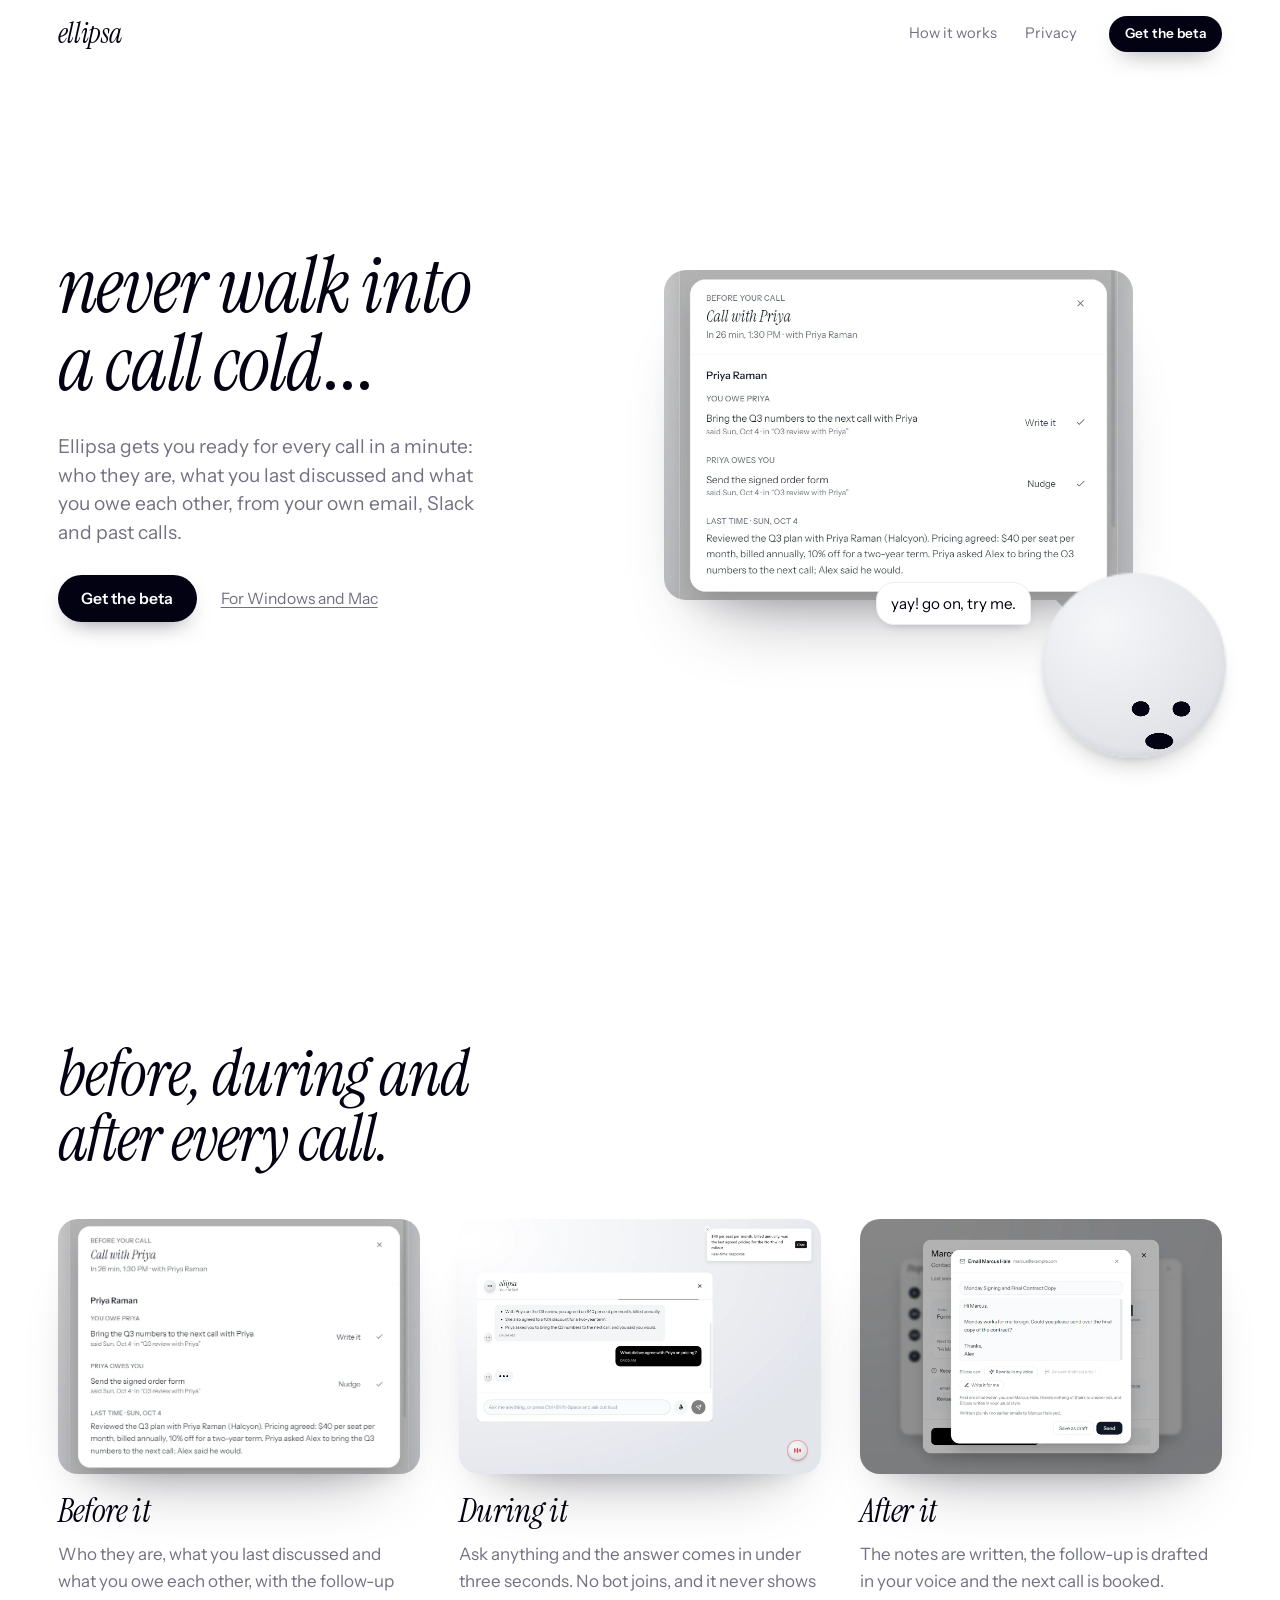
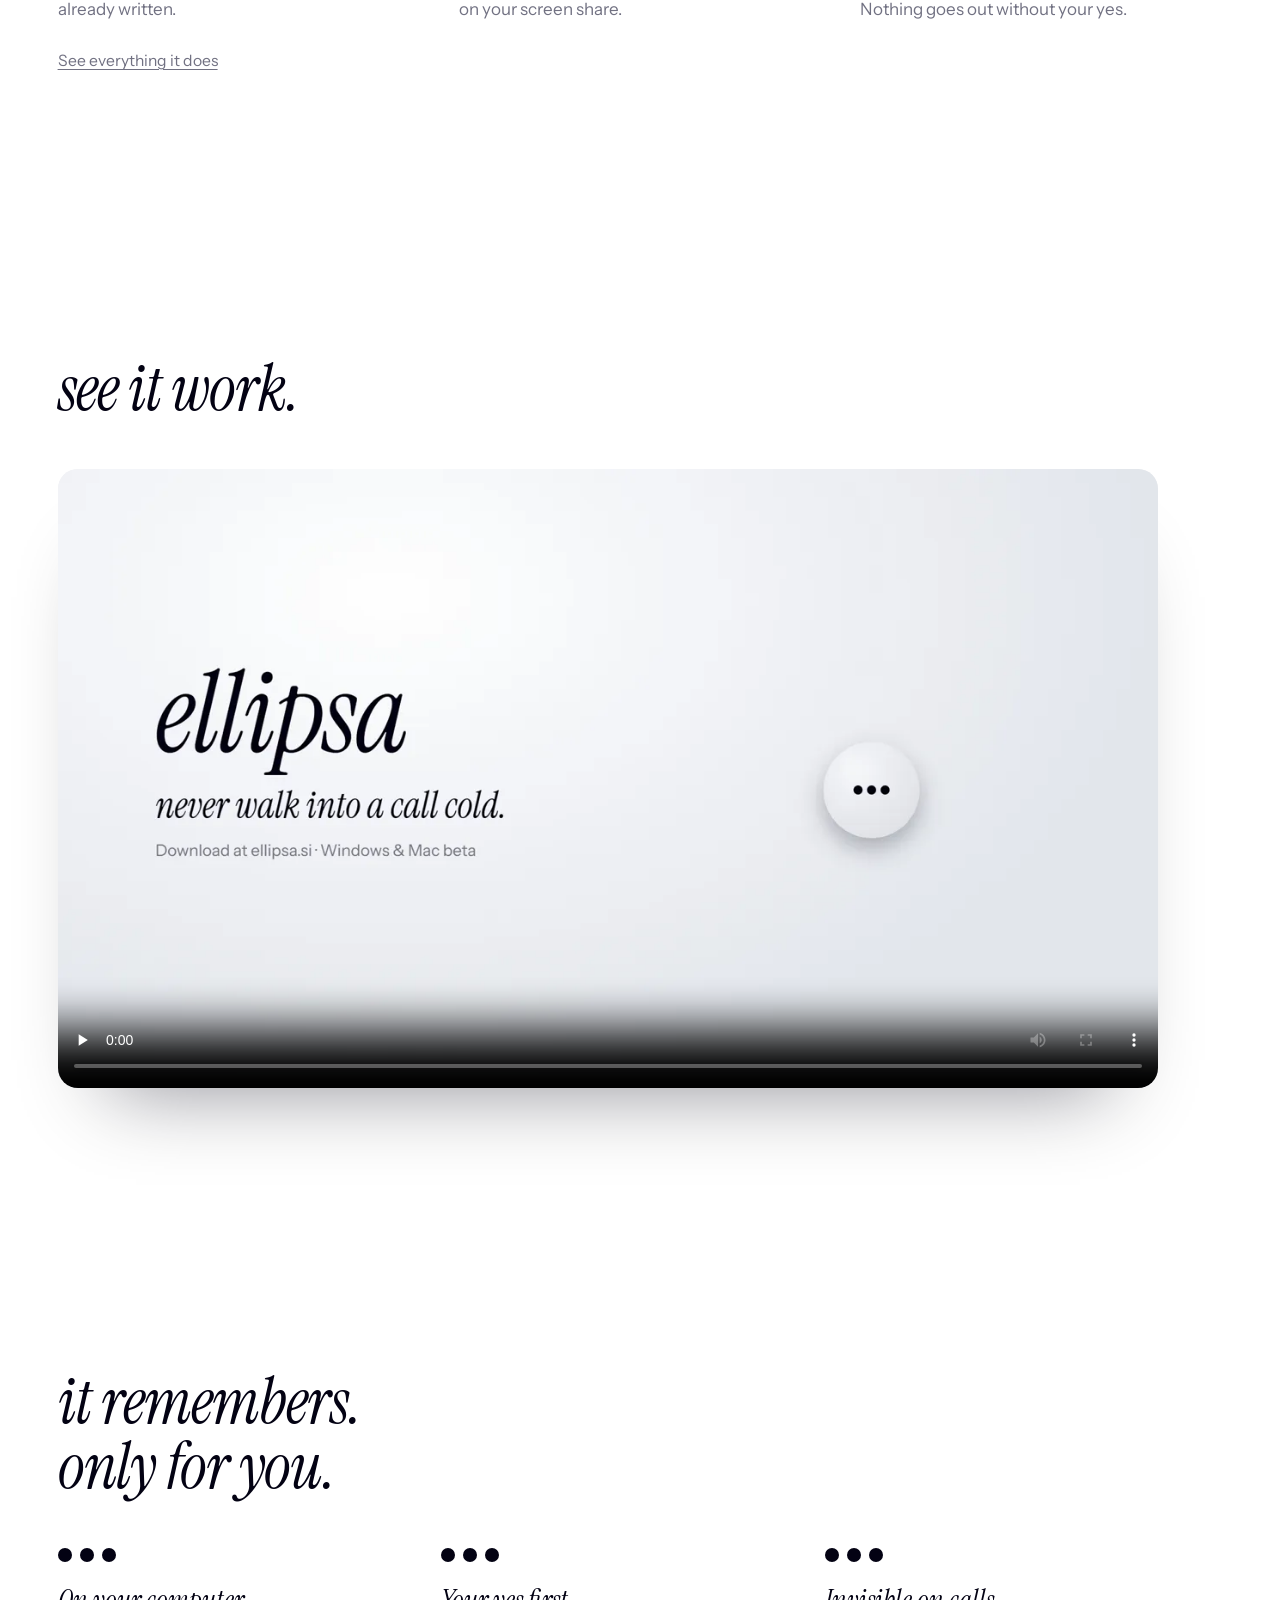
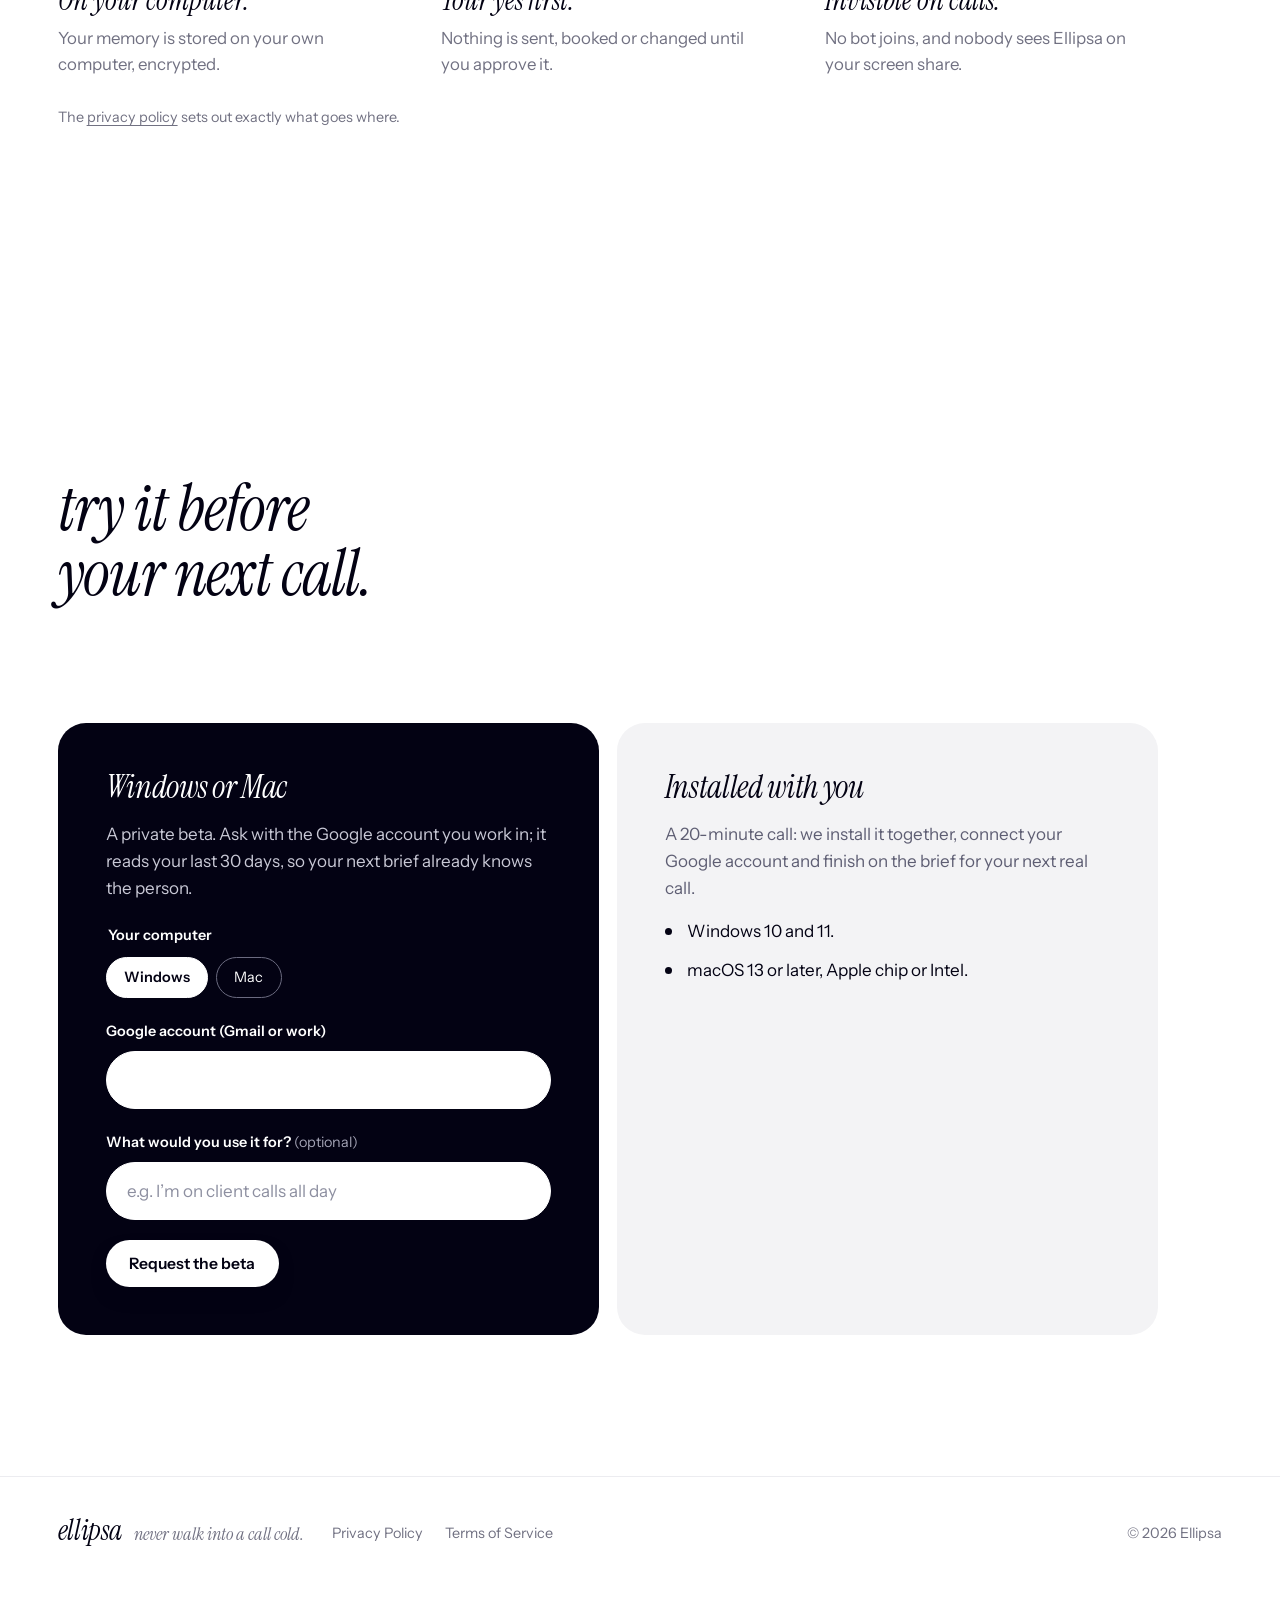
<file: index.html>
<!doctype html>
<html lang="en" class="no-js">
<head>
<meta charset="utf-8">
<meta name="viewport" content="width=device-width, initial-scale=1">
<title>ellipsa · never walk into a call cold</title>
<meta name="description" content="Ellipsa gets you ready for every call in a minute: who they are, what you last discussed and what you owe each other, from your own email, Slack and past calls. It runs on your computer, and no bot joins.">
<meta name="theme-color" content="#FFFFFF">
<link rel="icon" href="favicon.svg" type="image/svg+xml">
<link rel="preload" href="fonts/instrument-serif-italic.woff2" as="font" type="font/woff2" crossorigin>
<link rel="preload" href="fonts/instrument-sans-latin.woff2" as="font" type="font/woff2" crossorigin>
<link rel="stylesheet" href="site.css">
<script>document.documentElement.classList.remove("no-js")</script>
<script src="dots.js" defer></script>
<script src="stats.js" defer></script>
</head>
<body>
<a class="skip" href="#main">Skip to content</a>

<header class="bar">
  <a class="wordmark" href="./" aria-label="Ellipsa home">ellipsa</a>
  <nav aria-label="Sections">
    <a href="how-it-works.html">How it works</a>
    <a href="#privacy">Privacy</a>
  </nav>
  <a class="pill pill-small" href="#get">Get the beta</a>
</header>

<div class="mascot" aria-hidden="true">
  <div class="pebble"><span class="badge">2</span></div>
  <div class="dot"></div><div class="dot"></div><div class="dot"></div>
  <p class="bubble"></p>
</div>

<main id="main">
  <section class="hero" data-mode="face">
    <div class="hero-copy">
      <h1>never walk into a call cold<span class="ellipsis" aria-hidden="true"><i></i><i></i><i></i></span><span class="sr">…</span></h1>
      <p class="lede">Ellipsa gets you ready for every call in a minute: who they are, what you last discussed and what you owe each other, from your own email, Slack and past calls.</p>
      <div class="actions">
        <a class="pill" href="#get">Get the beta</a>
        <a class="quiet" href="#get">For Windows and Mac</a>
      </div>
    </div>
    <div class="hero-stage">
      <figure class="brief-pop">
        <img src="shots/brief.webp" alt="Ellipsa’s brief before a call with Priya: what you owe her, what she owes you, and what you agreed last time" width="900" height="633" fetchpriority="high">
      </figure>
      <div class="home" aria-hidden="true"></div>
    </div>
  </section>

  <section id="how" class="calls steps" data-mode="listen" aria-labelledby="how-title">
    <h2 id="how-title">before, during and after every call.</h2>
    <ol class="call-steps">
      <li>
        <figure><img src="shots/brief.webp" alt="The brief before a call: what you owe each other and what you agreed last time" width="900" height="633" loading="lazy"></figure>
        <h3>Before it</h3>
        <p>Who they are, what you last discussed and what you owe each other, with the follow-up already written.</p>
      </li>
      <li>
        <figure><img src="shots/observe-live.webp" alt="Ellipsa answering a question in the middle of a call" width="1440" height="1012" loading="lazy"></figure>
        <h3>During it</h3>
        <p>Ask anything and the answer comes in under three seconds. No bot joins, and it never shows on your screen share.</p>
      </li>
      <li>
        <figure><img src="shots/draft.webp" alt="A follow-up email drafted by Ellipsa, waiting for a yes" width="1440" height="1012" loading="lazy"></figure>
        <h3>After it</h3>
        <p>The notes are written, the follow-up is drafted in your voice and the next call is booked. Nothing goes out without your yes.</p>
      </li>
    </ol>
    <p class="more"><a class="quiet" href="how-it-works.html">See everything it does</a></p>
  </section>

  <section class="video" data-mode="face" aria-labelledby="video-title">
    <h2 id="video-title">see it work.</h2>
    <div class="player">
      <video src="shots/launch-film.mp4" poster="shots/poster.webp" controls playsinline preload="none" width="1280" height="720"></video>
    </div>
  </section>

  <section id="privacy" class="privacy" data-mode="face" aria-labelledby="privacy-title">
    <h2 id="privacy-title">it remembers. only for you.</h2>
    <ul class="facts">
      <li><strong>On your computer.</strong> Your memory is stored on your own computer, encrypted.</li>
      <li><strong>Your yes first.</strong> Nothing is sent, booked or changed until you approve it.</li>
      <li><strong>Invisible on calls.</strong> No bot joins, and nobody sees Ellipsa on your screen share.</li>
    </ul>
    <p class="fine">The <a href="privacy.html">privacy policy</a> sets out exactly what goes where.</p>
  </section>

  <section id="get" class="get" data-mode="happy" aria-labelledby="get-title">
    <div class="get-head"><h2 id="get-title">try it before your next call.</h2><div class="home home-get" aria-hidden="true"></div></div>
    <div class="ways">
      <form id="beta" class="win" novalidate>
        <h3>Windows or Mac</h3>
        <p>A private beta. Ask with the Google account you work in; it reads your last 30 days, so your next brief already knows the person.</p>
        <fieldset class="choice">
          <legend>Your computer</legend>
          <label><input type="radio" name="platform" value="windows" checked><span>Windows</span></label>
          <label><input type="radio" name="platform" value="mac"><span>Mac</span></label>
        </fieldset>
        <label for="beta-email">Google account (Gmail or work)</label>
        <input id="beta-email" name="email" type="email" autocomplete="email" required aria-describedby="beta-msg">
        <input class="trap" name="website" tabindex="-1" autocomplete="off" aria-hidden="true">
        <label for="beta-note">What would you use it for? <span class="opt">(optional)</span></label>
        <input id="beta-note" name="note" type="text" maxlength="300" autocomplete="off" placeholder="e.g. I’m on client calls all day">
        <button class="pill" type="submit">Request the beta</button>
        <p id="beta-msg" class="msg" role="status"></p>
      </form>
      <div class="setup">
        <h3>Installed with you</h3>
        <p>A 20-minute call: we install it together, connect your Google account and finish on the brief for your next real call.</p>
        <ul>
          <li>Windows 10 and 11.</li>
          <li>macOS 13 or later, Apple chip or Intel.</li>
        </ul>
      </div>
    </div>
  </section>

  <footer class="foot">
    <p class="foot-brand"><a class="wordmark" href="./">ellipsa</a> <span class="foot-tag">never walk into a call cold.</span></p>
    <nav aria-label="Legal"><a href="privacy.html">Privacy Policy</a><a href="terms.html">Terms of Service</a></nav>
    <p class="fine">© 2026 Ellipsa</p>
  </footer>
</main>
</body>
</html>
</file>
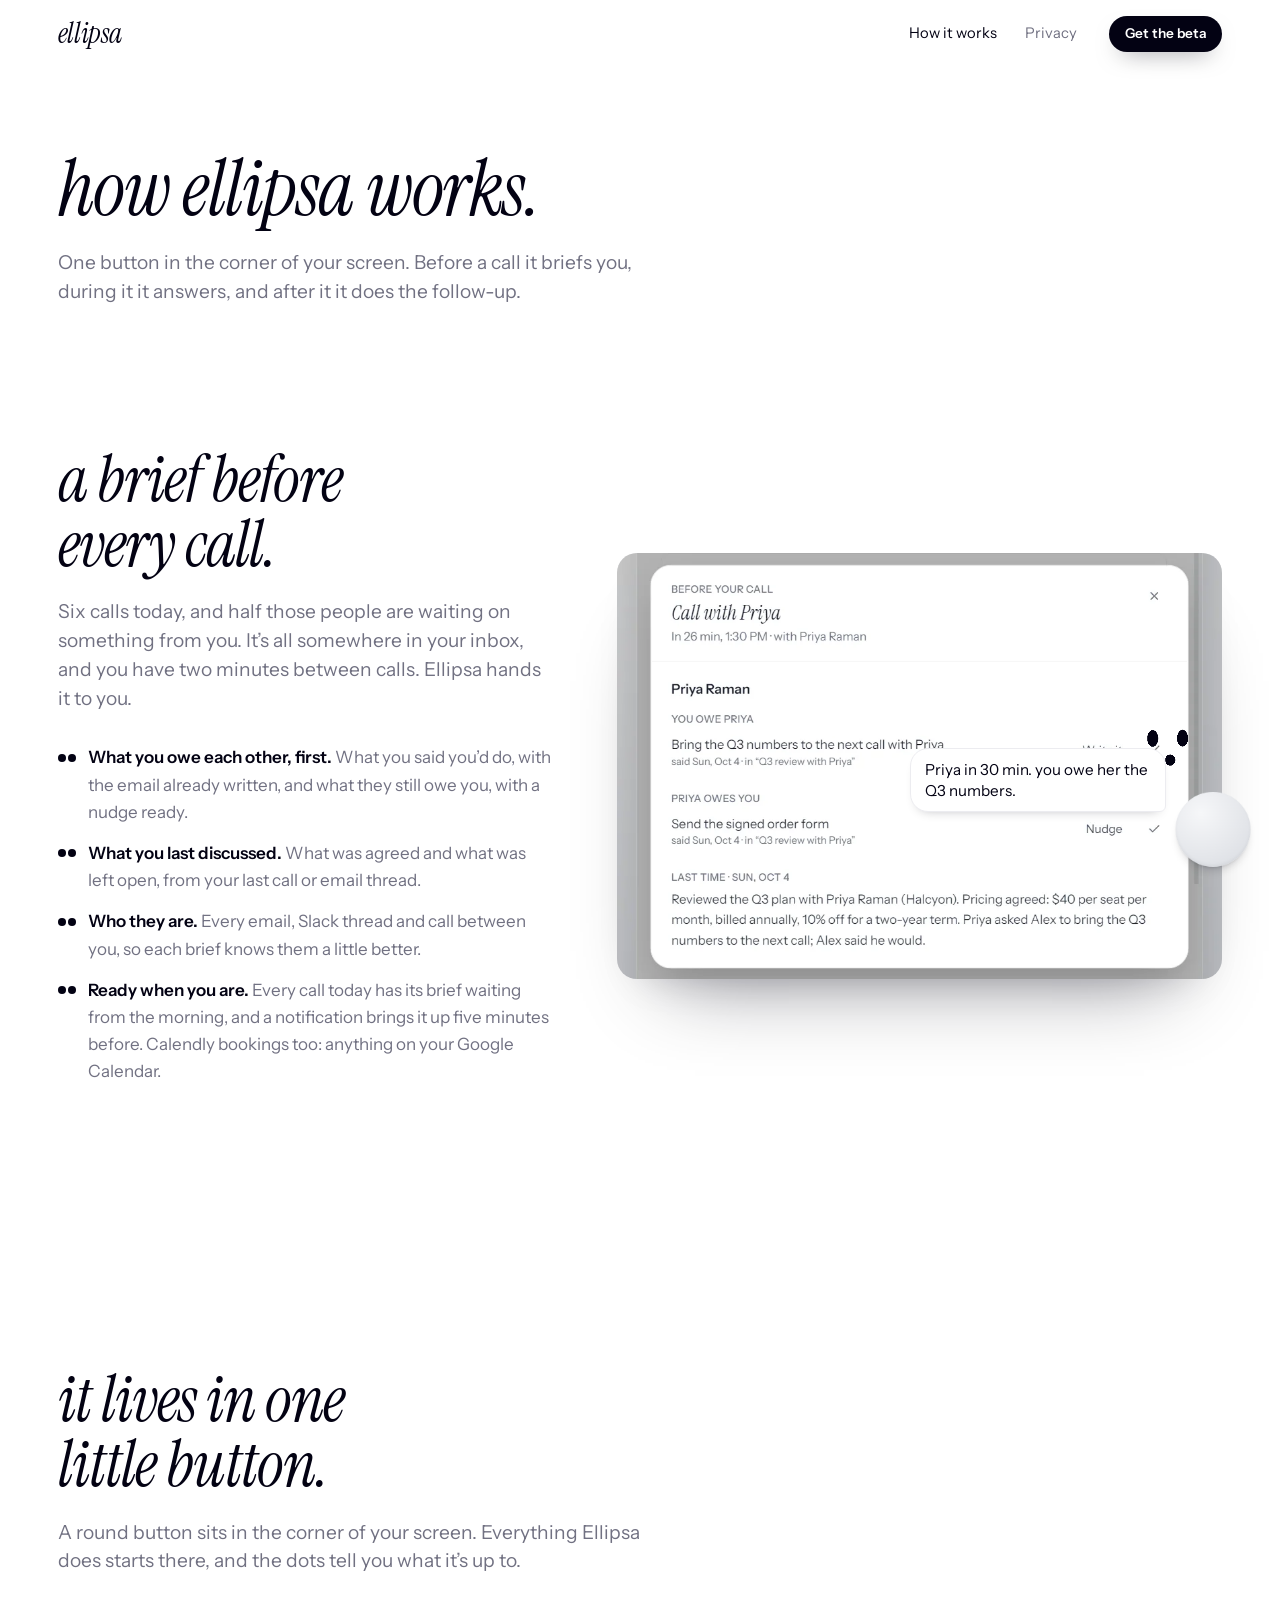
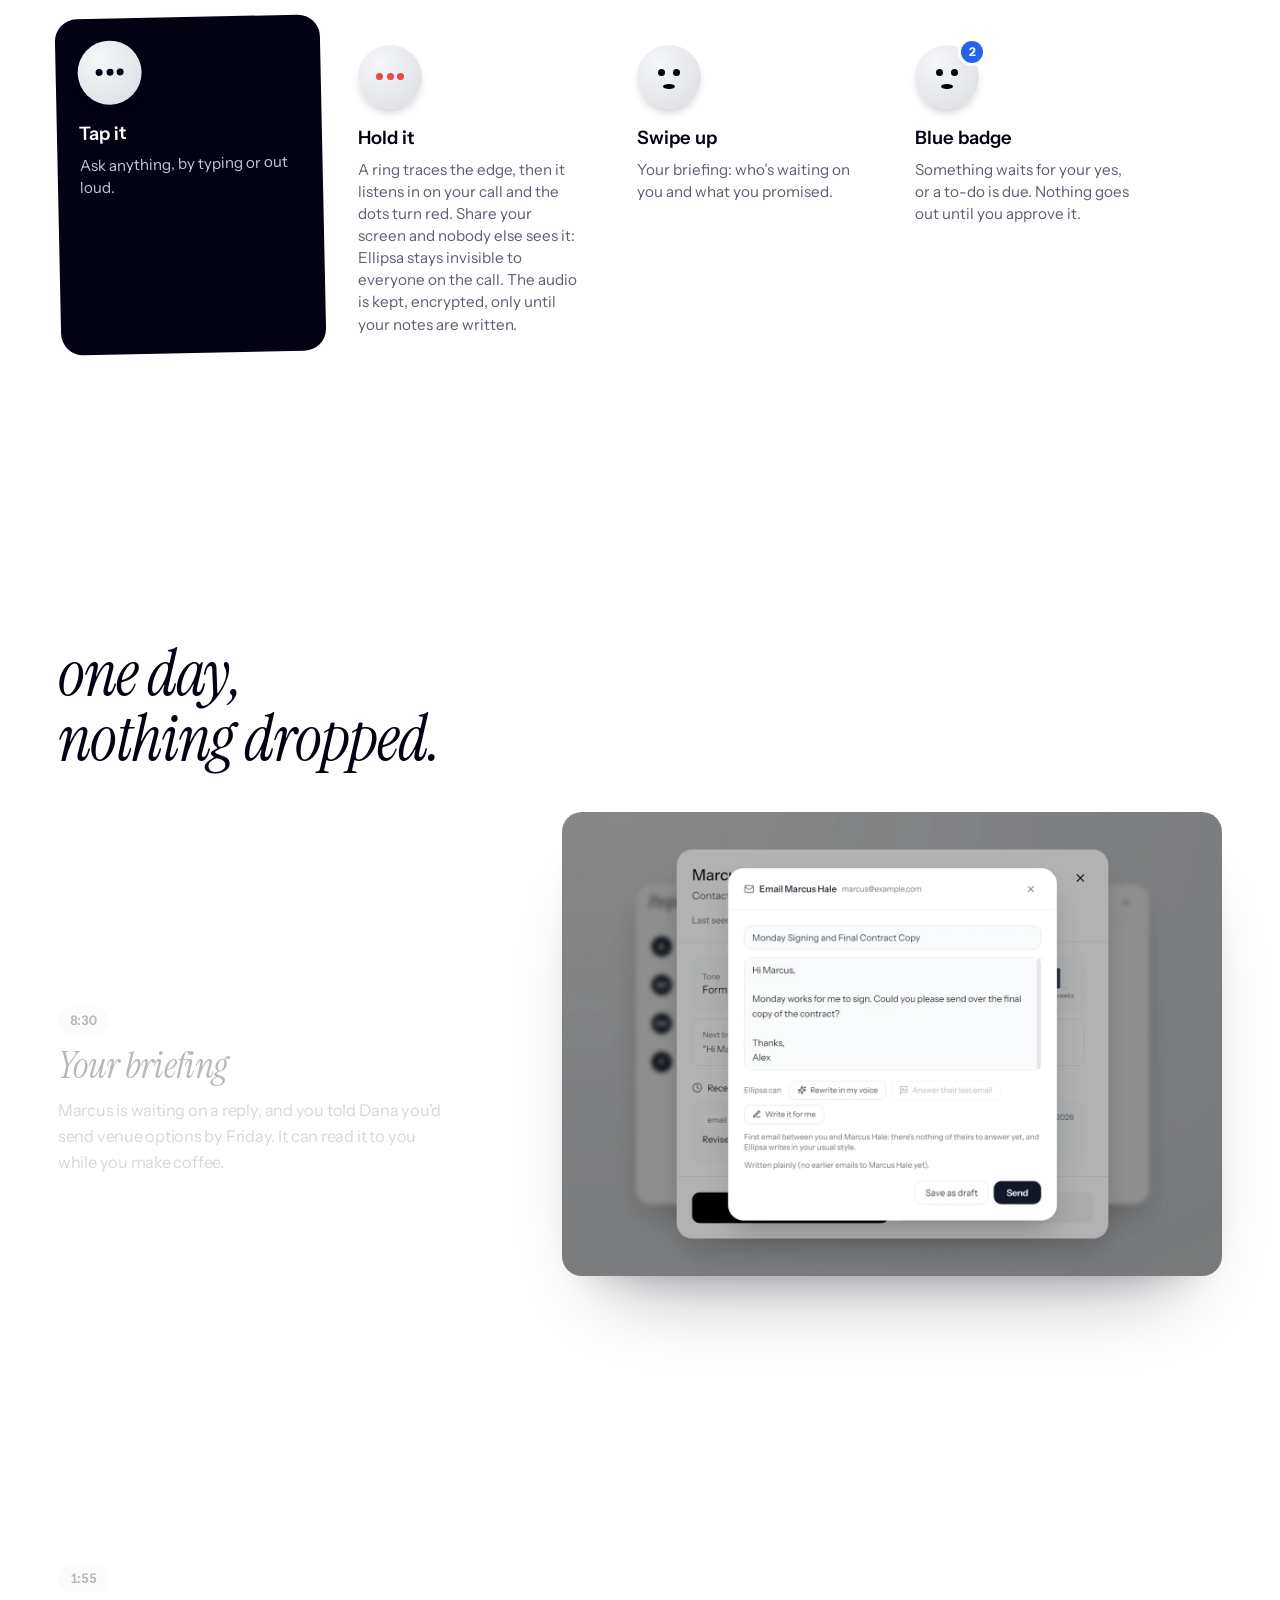
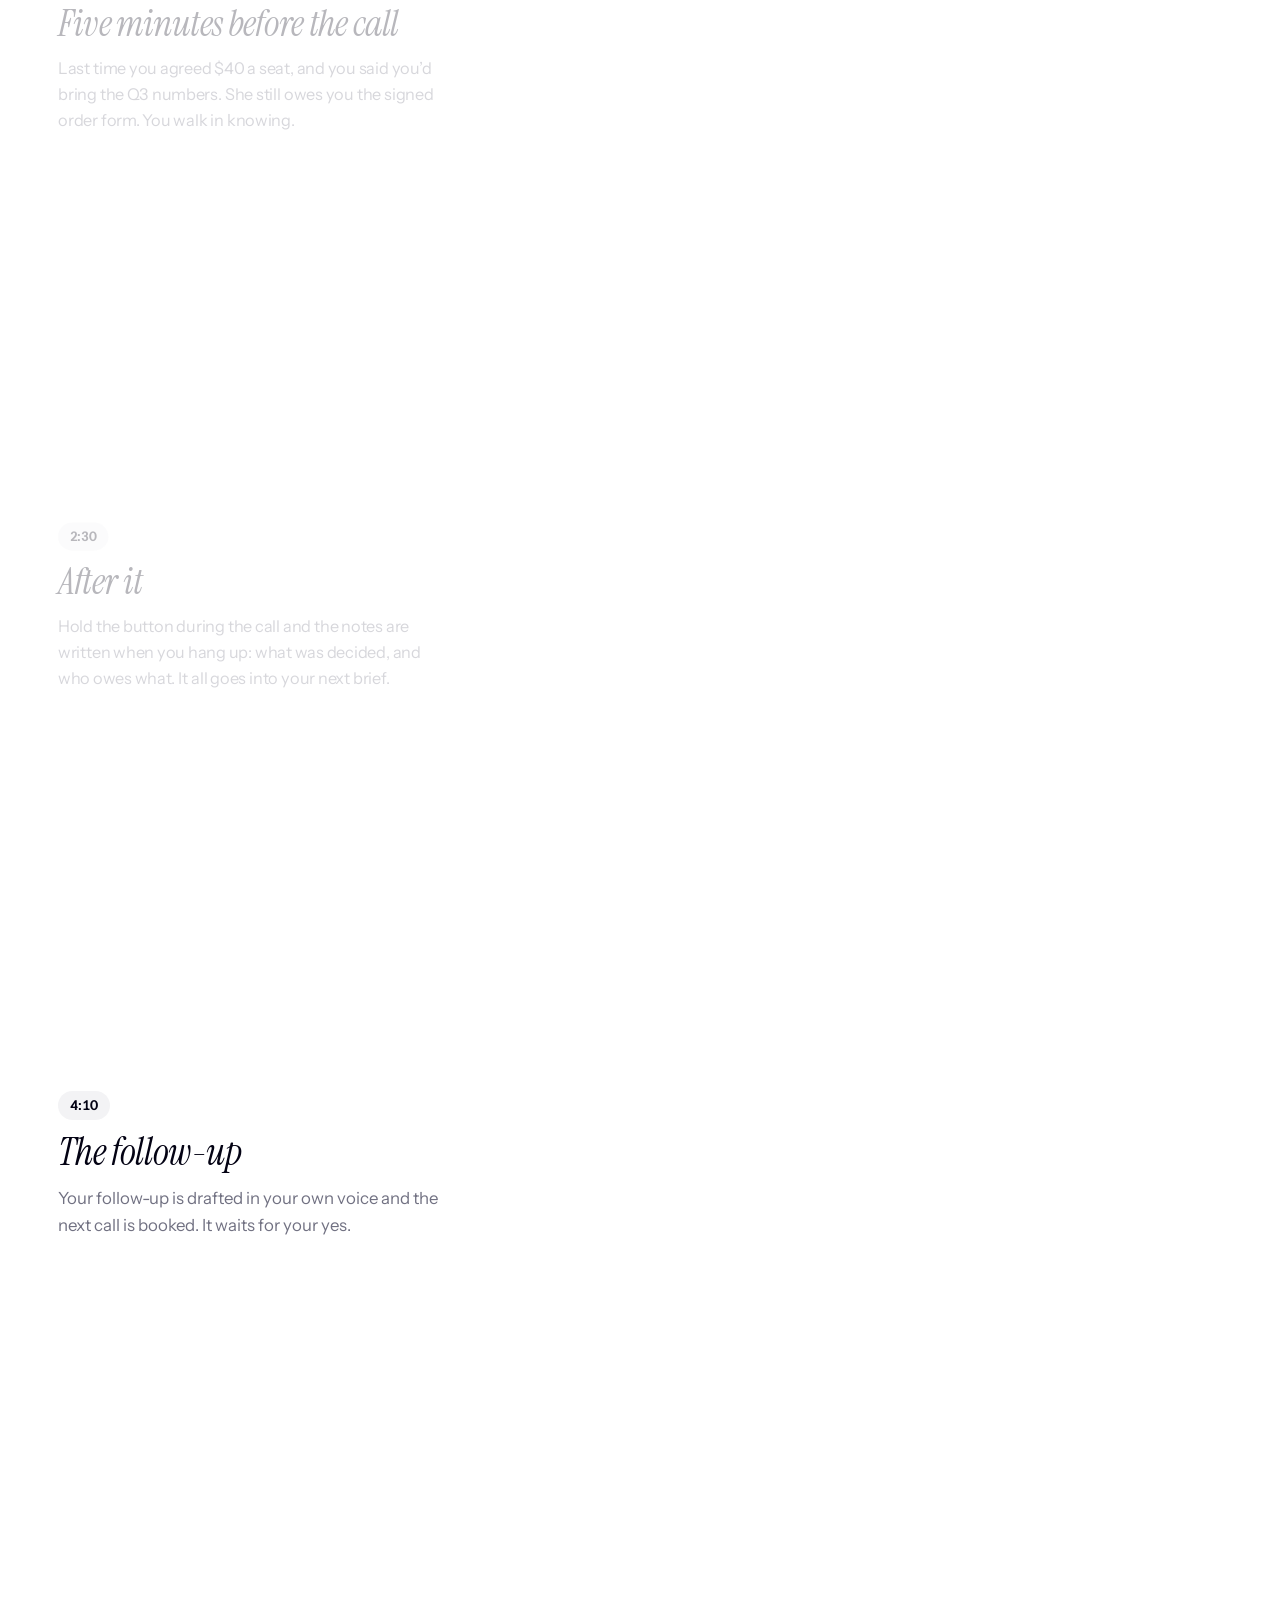
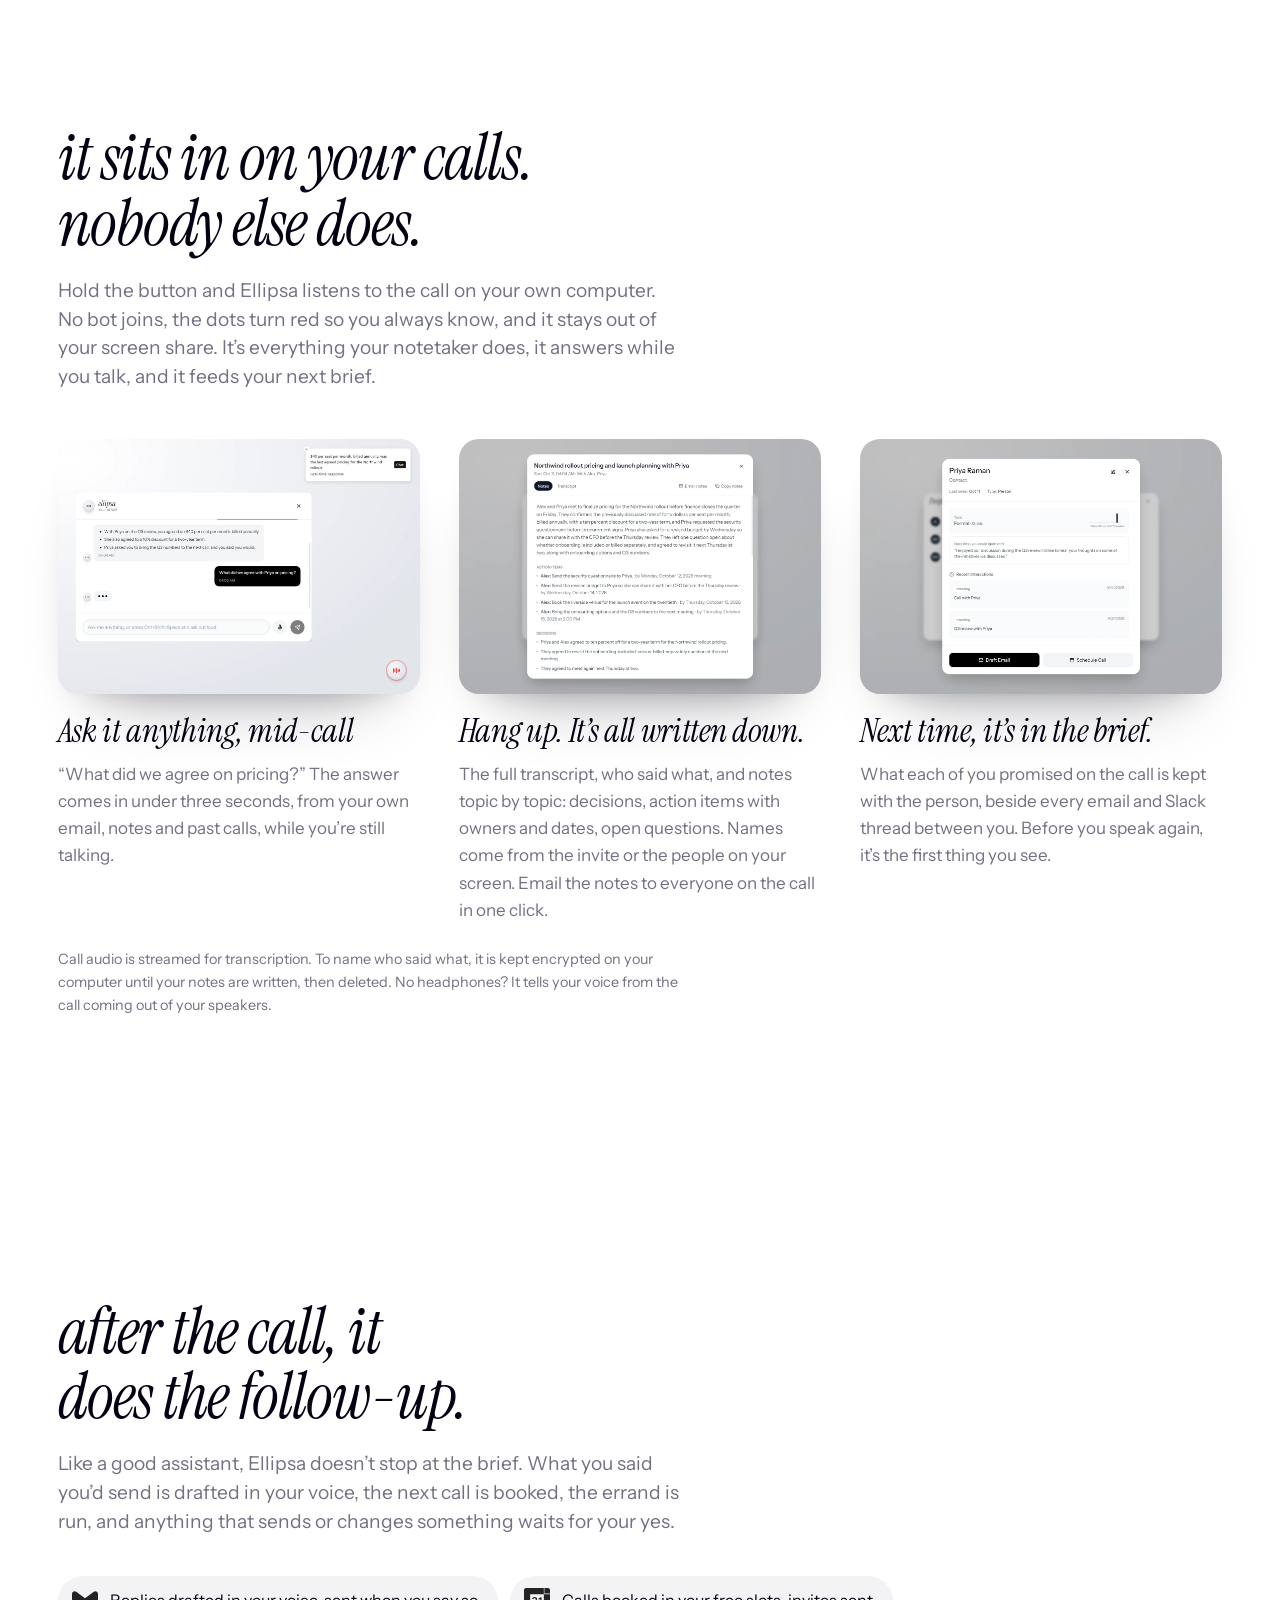
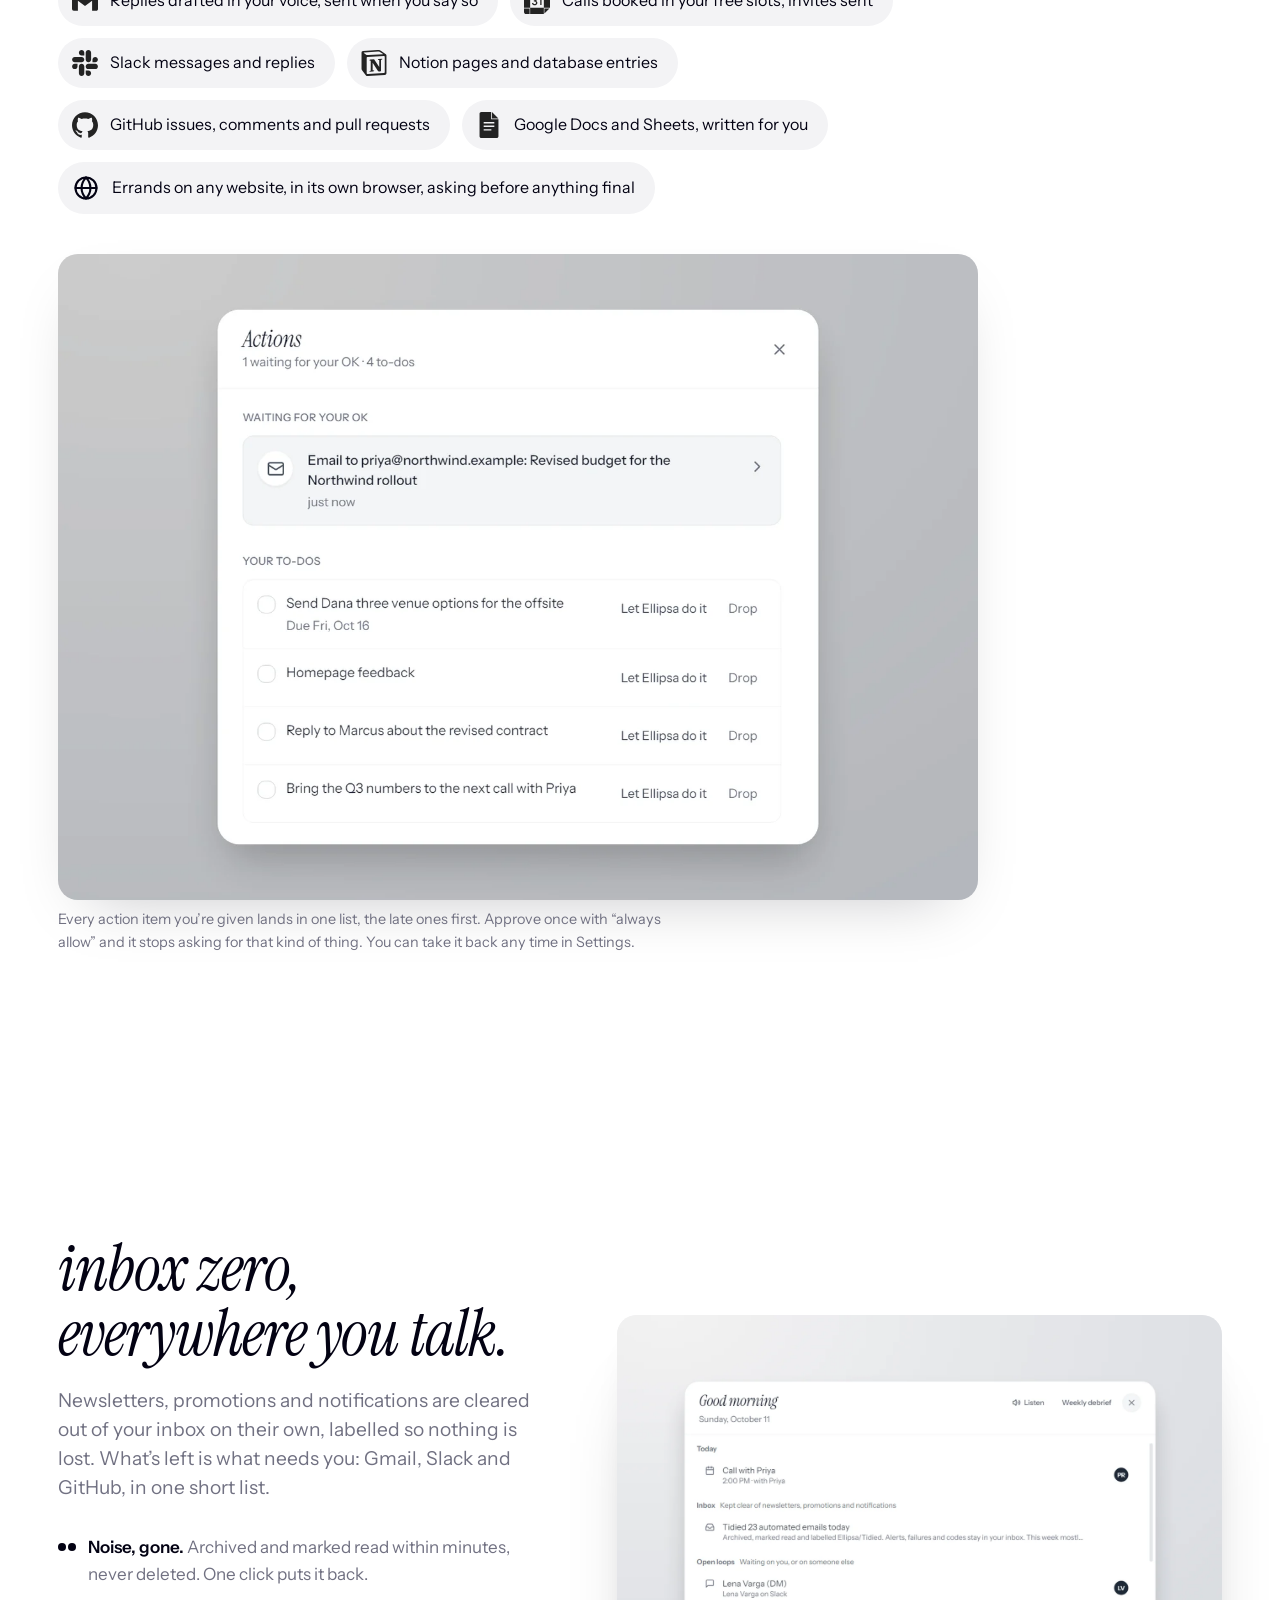
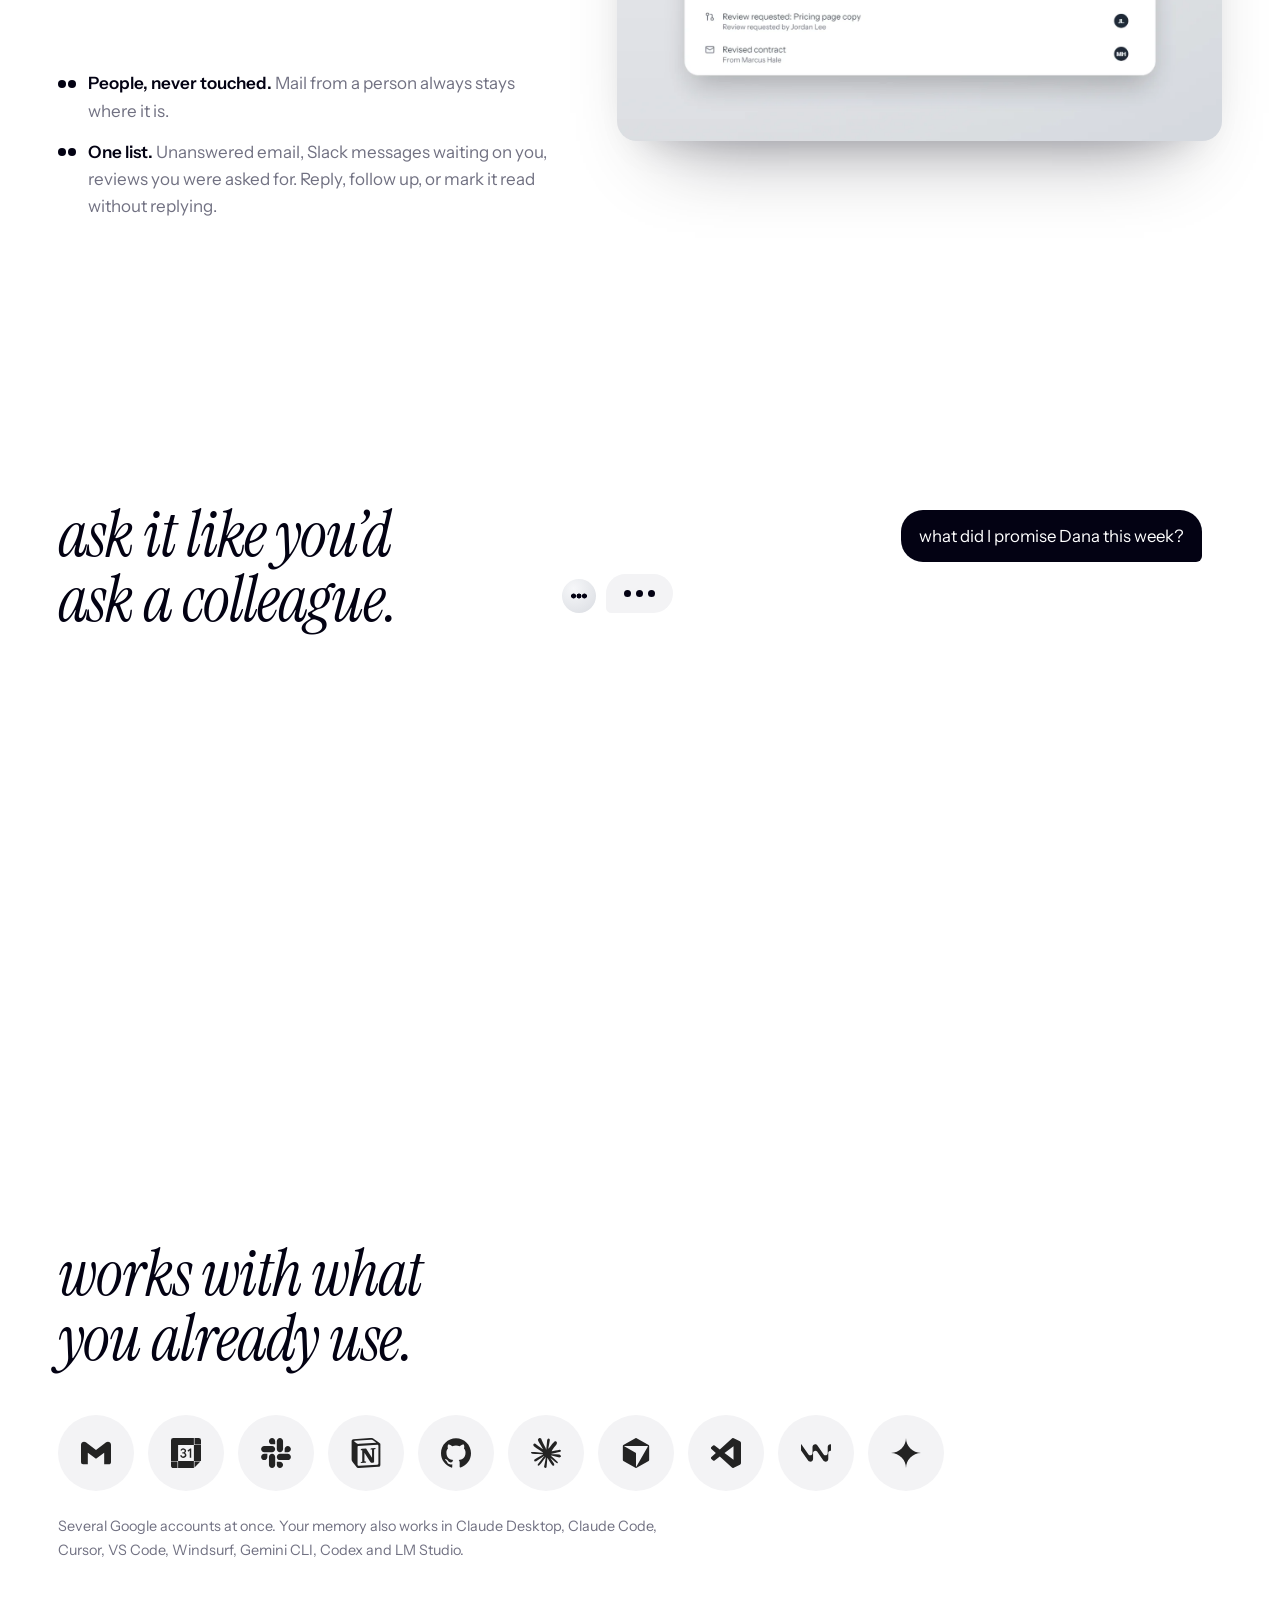
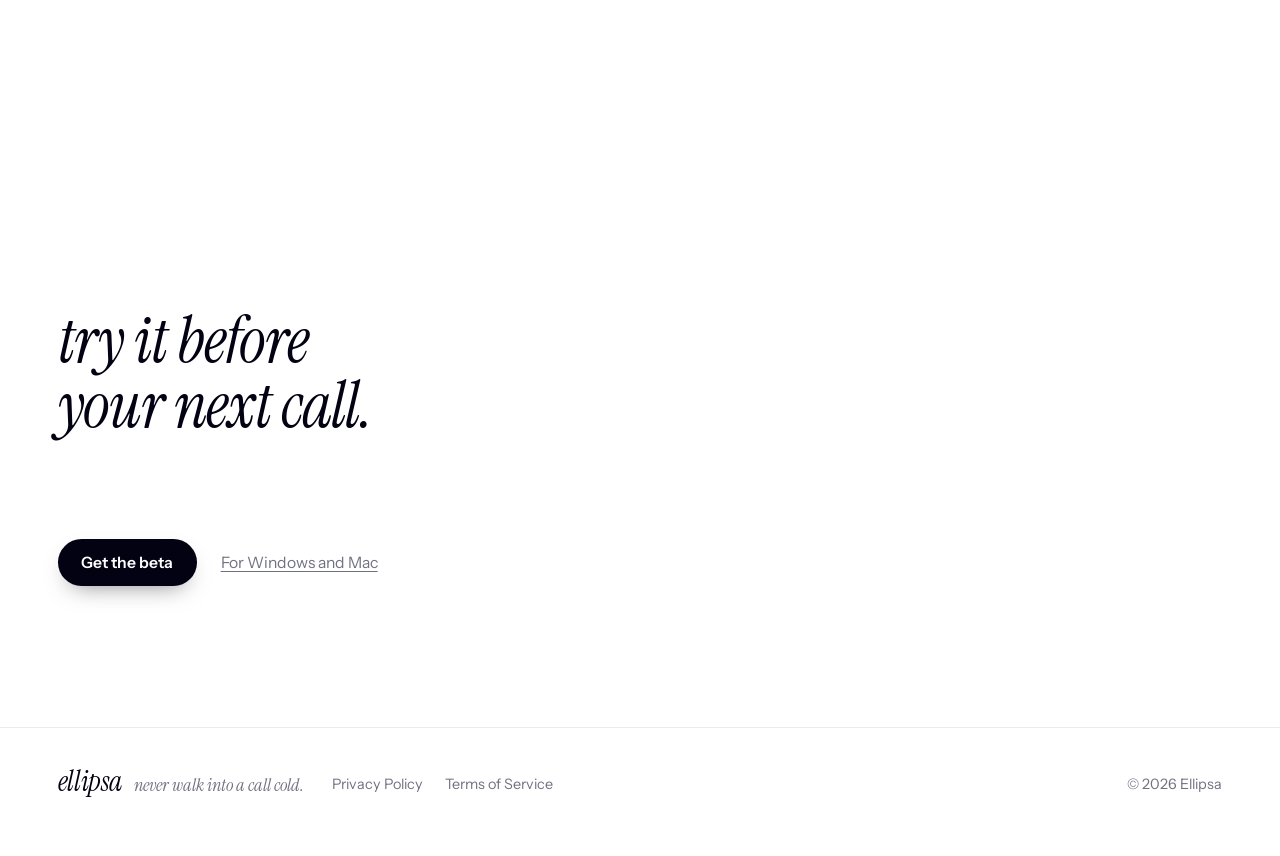
<file: how-it-works.html>
<!doctype html>
<html lang="en" class="no-js">
<head>
<meta charset="utf-8">
<meta name="viewport" content="width=device-width, initial-scale=1">
<title>How it works · ellipsa</title>
<meta name="description" content="How Ellipsa works: the brief before every call, answers during it, notes and the follow-up after, inbox zero, and the apps it works with.">
<meta name="theme-color" content="#FFFFFF">
<link rel="icon" href="favicon.svg" type="image/svg+xml">
<link rel="preload" href="fonts/instrument-serif-italic.woff2" as="font" type="font/woff2" crossorigin>
<link rel="preload" href="fonts/instrument-sans-latin.woff2" as="font" type="font/woff2" crossorigin>
<link rel="stylesheet" href="site.css">
<script>document.documentElement.classList.remove("no-js")</script>
<script src="dots.js" defer></script>
<script src="stats.js" defer></script>
</head>
<body>
<a class="skip" href="#main">Skip to content</a>

<header class="bar">
  <a class="wordmark" href="./" aria-label="Ellipsa home">ellipsa</a>
  <nav aria-label="Sections">
    <a href="how-it-works.html" aria-current="page">How it works</a>
    <a href="index.html#privacy">Privacy</a>
  </nav>
  <a class="pill pill-small" href="index.html#get">Get the beta</a>
</header>

<div class="mascot" aria-hidden="true">
  <div class="pebble"><span class="badge">2</span></div>
  <div class="dot"></div><div class="dot"></div><div class="dot"></div>
  <p class="bubble"></p>
</div>

<main id="main">
  <section class="page-head" data-mode="face">
    <h1>how ellipsa works.</h1>
    <p class="lede">One button in the corner of your screen. Before a call it briefs you, during it it answers, and after it it does the follow-up.</p>
  </section>

  <section id="brief" class="inbox brief" data-mode="list" aria-labelledby="brief-title">
    <div class="inbox-grid">
      <div>
        <h2 id="brief-title">a brief before every call.</h2>
        <p class="lede">Six calls today, and half those people are waiting on something from you. It’s all somewhere in your inbox, and you have two minutes between calls. Ellipsa hands it to you.</p>
        <ul class="inbox-facts">
          <li><strong>What you owe each other, first.</strong> What you said you’d do, with the email already written, and what they still owe you, with a nudge ready.</li>
          <li><strong>What you last discussed.</strong> What was agreed and what was left open, from your last call or email thread.</li>
          <li><strong>Who they are.</strong> Every email, Slack thread and call between you, so each brief knows them a little better.</li>
          <li><strong>Ready when you are.</strong> Every call today has its brief waiting from the morning, and a notification brings it up five minutes before. Calendly bookings too: anything on your Google Calendar.</li>
        </ul>
      </div>
      <figure class="inbox-shot"><img src="shots/brief.webp" alt="Ellipsa’s brief before a call with Priya: what you owe her, what she owes you, and what you agreed last time" width="900" height="633" loading="lazy"></figure>
    </div>
  </section>

  <section id="button" class="button-tour" data-mode="ellipsis" aria-labelledby="button-title">
    <h2 id="button-title">it lives in one little button.</h2>
    <p class="lede">A round button sits in the corner of your screen. Everything Ellipsa does starts there, and the dots tell you what it’s up to.</p>
    <div class="moods" role="tablist" aria-label="What the dots mean">
      <button role="tab" aria-selected="true" data-mood="ellipsis"><i class="mini" data-mood="ellipsis" aria-hidden="true"><b></b><b></b><b></b><em>2</em></i>Tap it<span>Ask anything, by typing or out loud.</span></button>
      <button role="tab" aria-selected="false" data-mood="listen"><i class="mini" data-mood="listen" aria-hidden="true"><b></b><b></b><b></b><em>2</em></i>Hold it<span>A ring traces the edge, then it listens in on your call and the dots turn red. Share your screen and nobody else sees it: Ellipsa stays invisible to everyone on the call. The audio is kept, encrypted, only until your notes are written.</span></button>
      <button role="tab" aria-selected="false" data-mood="list"><i class="mini" data-mood="list" aria-hidden="true"><b></b><b></b><b></b><em>2</em></i>Swipe up<span>Your briefing: who’s waiting on you and what you promised.</span></button>
      <button role="tab" aria-selected="false" data-mood="badge"><i class="mini" data-mood="badge" aria-hidden="true"><b></b><b></b><b></b><em>2</em></i>Blue badge<span>Something waits for your yes, or a to-do is due. Nothing goes out until you approve it.</span></button>
    </div>
  </section>

  <section id="day" class="day" aria-labelledby="day-title">
    <h2 id="day-title">one day, nothing dropped.</h2>
    <div class="day-grid">
      <ol class="moments">
        <li data-mode="list" data-shot="0"><img class="inline-shot" src="shots/m-briefing.webp" width="720" height="448" alt="Ellipsa’s morning briefing" loading="lazy"><time>8:30</time><h3>Your briefing</h3><p>Marcus is waiting on a reply, and you told Dana you’d send venue options by Friday. It can read it to you while you make coffee.</p></li>
        <li data-mode="face" data-shot="1"><img class="inline-shot" src="shots/m-brief.webp" width="720" height="544" alt="Ellipsa’s brief before a call with Priya" loading="lazy"><time>1:55</time><h3>Five minutes before the call</h3><p>Last time you agreed $40 a seat, and you said you’d bring the Q3 numbers. She still owes you the signed order form. You walk in knowing.</p></li>
        <li data-mode="listen" data-shot="2"><img class="inline-shot" src="shots/m-notes.webp" width="720" height="560" alt="Meeting notes Ellipsa wrote after the call" loading="lazy"><time>2:30</time><h3>After it</h3><p>Hold the button during the call and the notes are written when you hang up: what was decided, and who owes what. It all goes into your next brief.</p></li>
        <li data-mode="badge" data-shot="3"><img class="inline-shot" src="shots/m-draft.webp" width="720" height="706" alt="A follow-up drafted by Ellipsa" loading="lazy"><time>4:10</time><h3>The follow-up</h3><p>Your follow-up is drafted in your own voice and the next call is booked. It waits for your yes.</p></li>
      </ol>
      <figure class="stage">
        <div class="screen">
          <img src="shots/briefing.webp" alt="Ellipsa's morning briefing" data-shot="0" width="1440" height="1012" loading="lazy">
          <img src="shots/brief.webp" alt="Ellipsa’s brief before a call with Priya" data-shot="1" width="900" height="633" loading="lazy">
          <img src="shots/notes.webp" alt="Meeting notes Ellipsa wrote after the call" data-shot="2" width="1440" height="1012" loading="lazy">
          <img src="shots/draft.webp" alt="A follow-up drafted by Ellipsa" data-shot="3" width="1440" height="1012" loading="lazy">
        </div>
      </figure>
    </div>
  </section>

  <section id="calls" class="calls" data-mode="listen" aria-labelledby="calls-title">
    <h2 id="calls-title">it sits in on your calls. nobody else does.</h2>
    <p class="lede">Hold the button and Ellipsa listens to the call on your own computer. No bot joins, the dots turn red so you always know, and it stays out of your screen share. It’s everything your notetaker does, it answers while you talk, and it feeds your next brief.</p>
    <ol class="call-steps">
      <li>
        <figure><img src="shots/observe-live.webp" alt="Ellipsa answering a question in the middle of a call; its button shows red listening bars" width="1440" height="1012" loading="lazy"></figure>
        <h3>Ask it anything, mid-call</h3>
        <p>“What did we agree on pricing?” The answer comes in under three seconds, from your own email, notes and past calls, while you’re still talking.</p>
      </li>
      <li>
        <figure><img src="shots/notes.webp" alt="Meeting notes Ellipsa wrote after a call: a summary, action items with owners and dates, and decisions" width="1440" height="1012" loading="lazy"></figure>
        <h3>Hang up. It’s all written down.</h3>
        <p>The full transcript, who said what, and notes topic by topic: decisions, action items with owners and dates, open questions. Names come from the invite or the people on your screen. Email the notes to everyone on the call in one click.</p>
      </li>
      <li>
        <figure><img src="shots/person.webp" alt="A person card in Ellipsa: their recent calls and a suggested opener" width="1440" height="1012" loading="lazy"></figure>
        <h3>Next time, it’s in the brief.</h3>
        <p>What each of you promised on the call is kept with the person, beside every email and Slack thread between you. Before you speak again, it’s the first thing you see.</p>
      </li>
    </ol>
    <p class="fine">Call audio is streamed for transcription. To name who said what, it is kept encrypted on your computer until your notes are written, then deleted. No headphones? It tells your voice from the call coming out of your speakers.</p>
  </section>

  <section id="acts" class="acts" data-mode="badge" aria-labelledby="acts-title">
    <h2 id="acts-title">after the call, it does the follow-up.</h2>
    <p class="lede">Like a good assistant, Ellipsa doesn’t stop at the brief. What you said you’d send is drafted in your voice, the next call is booked, the errand is run, and anything that sends or changes something waits for your yes.</p>
    <ul class="act-list">
      <li><img src="logos/gmail.svg" alt="" width="28" height="28"><span>Replies drafted in your voice, sent when you say so</span></li>
      <li><img src="logos/googlecalendar.svg" alt="" width="28" height="28"><span>Calls booked in your free slots, invites sent</span></li>
      <li><img src="logos/slack.svg" alt="" width="28" height="28"><span>Slack messages and replies</span></li>
      <li><img src="logos/notion.svg" alt="" width="28" height="28"><span>Notion pages and database entries</span></li>
      <li><img src="logos/github.svg" alt="" width="28" height="28"><span>GitHub issues, comments and pull requests</span></li>
      <li><img src="logos/googledocs.svg" alt="" width="28" height="28"><span>Google Docs and Sheets, written for you</span></li>
      <li><svg width="28" height="28" viewBox="0 0 24 24" fill="none" stroke="#030213" stroke-width="1.8" stroke-linecap="round" aria-hidden="true"><circle cx="12" cy="12" r="9"/><path d="M3 12h18M12 3c2.5 2.7 3.8 5.7 3.8 9s-1.3 6.3-3.8 9c-2.5-2.7-3.8-5.7-3.8-9S9.5 5.7 12 3z"/></svg><span>Errands on any website, in its own browser, asking before anything final</span></li>
    </ul>
    <figure class="acts-shot"><img src="shots/actions.webp" alt="Ellipsa's Actions: an email waiting for approval, and to-dos from a call" width="1440" height="1012" loading="lazy"></figure>
    <p class="fine">Every action item you’re given lands in one list, the late ones first. Approve once with “always allow” and it stops asking for that kind of thing. You can take it back any time in Settings.</p>
  </section>

  <section id="inbox" class="inbox" data-mode="happy" aria-labelledby="inbox-title">
    <div class="inbox-grid">
      <div>
        <h2 id="inbox-title">inbox zero, everywhere you talk.</h2>
        <p class="lede">Newsletters, promotions and notifications are cleared out of your inbox on their own, labelled so nothing is lost. What’s left is what needs you: Gmail, Slack and GitHub, in one short list.</p>
        <ul class="inbox-facts">
          <li><strong>Noise, gone.</strong> Archived and marked read within minutes, never deleted. One click puts it back.</li>
          <li><strong>Alerts stay.</strong> Failed builds, security alerts, sign-in codes and declined payments stay in your inbox.</li>
          <li><strong>People, never touched.</strong> Mail from a person always stays where it is.</li>
          <li><strong>One list.</strong> Unanswered email, Slack messages waiting on you, reviews you were asked for. Reply, follow up, or mark it read without replying.</li>
        </ul>
      </div>
      <figure class="inbox-shot"><img src="shots/inbox.webp" alt="Ellipsa's briefing showing the tidied inbox and what's waiting on you" width="1440" height="1012" loading="lazy"></figure>
    </div>
  </section>

  <section class="chat" data-mode="ellipsis" aria-labelledby="chat-title">
    <div class="chat-grid">
    <div><h2 id="chat-title">ask it like you’d ask a colleague.</h2></div>
    <div class="thread" aria-label="A conversation with Ellipsa">
      <p class="me">what did I promise Dana this week?</p>
      <p class="it">Three venue options for the offsite, by Friday. You said it in Tuesday’s email.</p>
      <p class="me">who haven’t I replied to?</p>
      <p class="it">Marcus, about the contract, for 9 days. And Priya’s Q3 question.</p>
      <p class="me">draft something to Marcus</p>
      <p class="it">Done, in your voice. It’s waiting for you to read before it sends.</p>
    </div>
    </div>
  </section>

  <section class="apps" data-mode="ellipsis" aria-labelledby="apps-title">
    <h2 id="apps-title">works with what you already use.</h2>
    <ul class="logos" aria-label="Connected apps">
      <li><img src="logos/gmail.svg" alt="Gmail" width="32" height="32"></li>
      <li><img src="logos/googlecalendar.svg" alt="Google Calendar" width="32" height="32"></li>
      <li><img src="logos/slack.svg" alt="Slack" width="32" height="32"></li>
      <li><img src="logos/notion.svg" alt="Notion" width="32" height="32"></li>
      <li><img src="logos/github.svg" alt="GitHub" width="32" height="32"></li>
      <li><img src="logos/claude.svg" alt="Claude" width="32" height="32"></li>
      <li><img src="logos/cursor.svg" alt="Cursor" width="32" height="32"></li>
      <li><img src="logos/vscode.svg" alt="VS Code" width="32" height="32"></li>
      <li><img src="logos/windsurf.svg" alt="Windsurf" width="32" height="32"></li>
      <li><img src="logos/googlegemini.svg" alt="Gemini CLI" width="32" height="32"></li>
    </ul>
    <p class="fine">Several Google accounts at once. Your memory also works in Claude Desktop, Claude Code, Cursor, VS Code, Windsurf, Gemini CLI, Codex and LM Studio.</p>
  </section>

  <section class="get get-link" data-mode="happy" aria-labelledby="get-title">
    <div class="get-head"><h2 id="get-title">try it before your next call.</h2><div class="home home-get" aria-hidden="true"></div></div>
    <div class="actions"><a class="pill" href="index.html#get">Get the beta</a><a class="quiet" href="index.html#get">For Windows and Mac</a></div>
  </section>

  <footer class="foot">
    <p class="foot-brand"><a class="wordmark" href="./">ellipsa</a> <span class="foot-tag">never walk into a call cold.</span></p>
    <nav aria-label="Legal"><a href="privacy.html">Privacy Policy</a><a href="terms.html">Terms of Service</a></nav>
    <p class="fine">© 2026 Ellipsa</p>
  </footer>
</main>
</body>
</html>
</file>
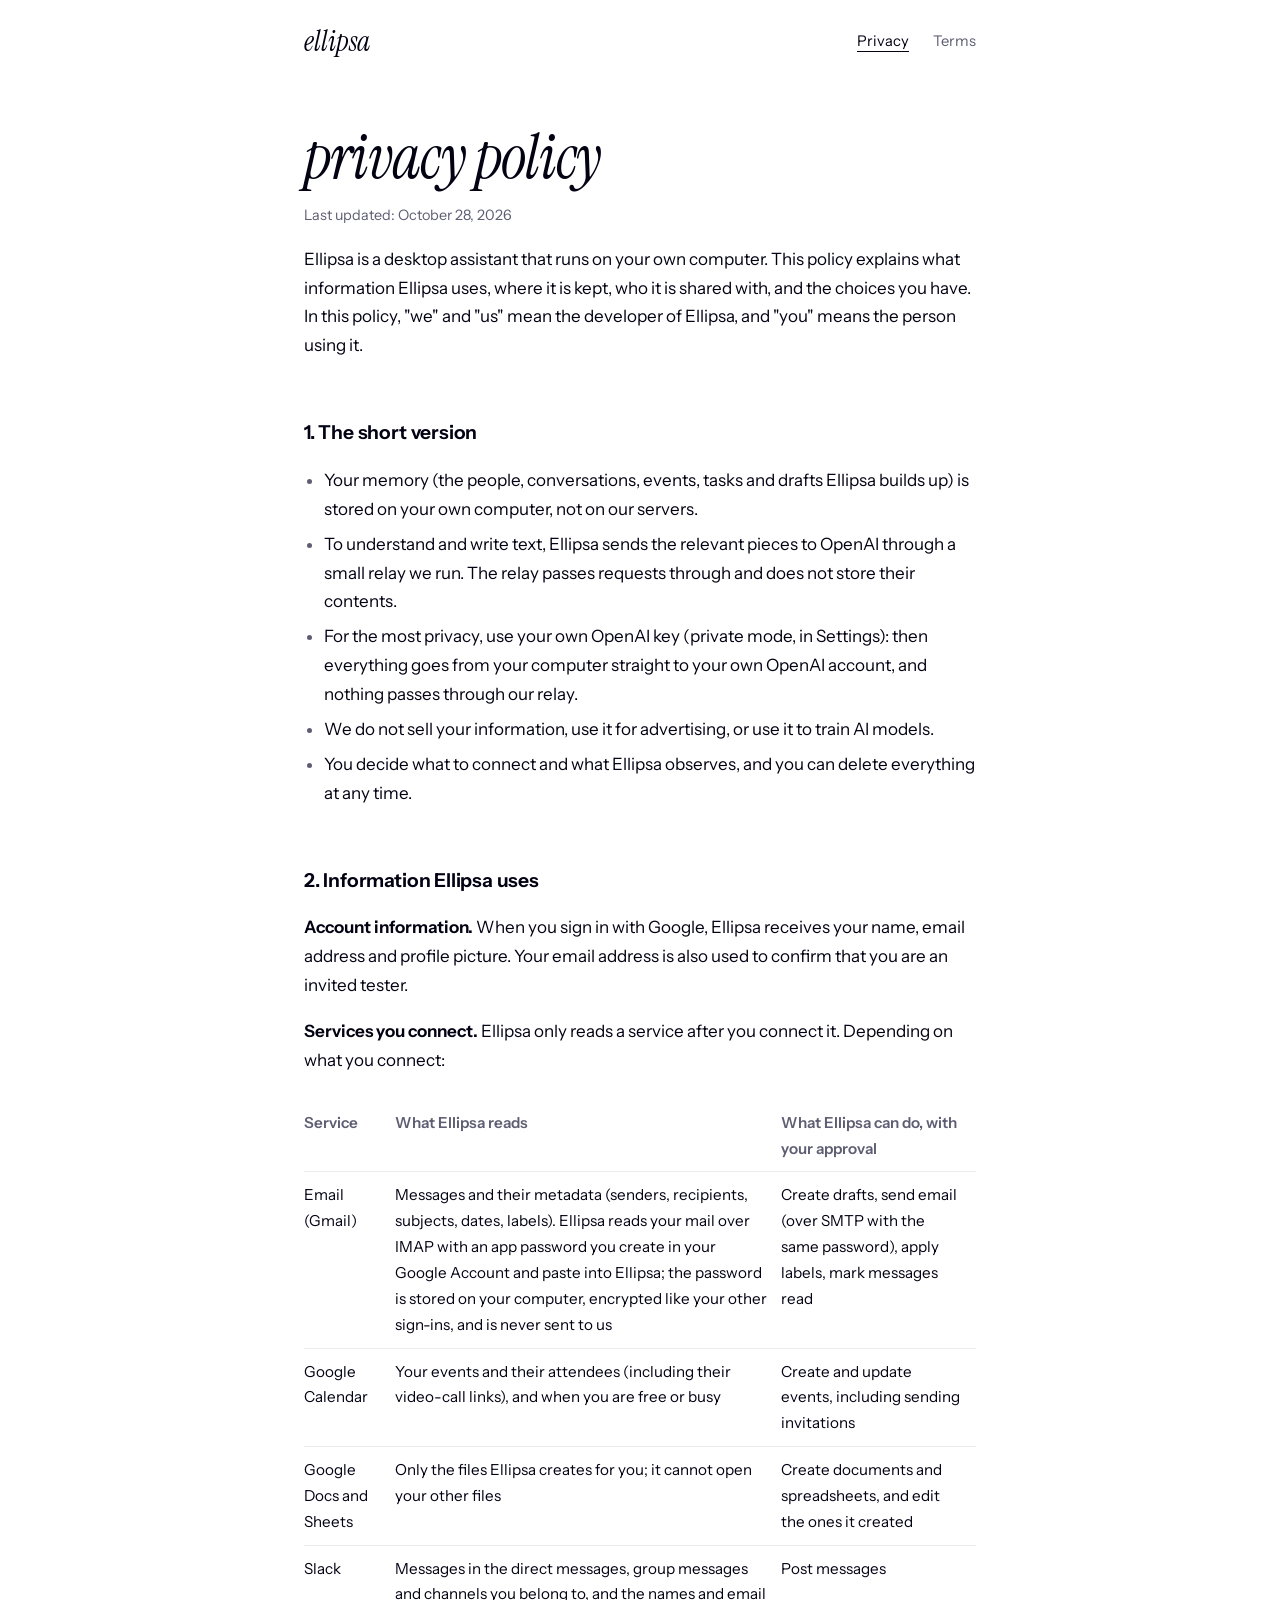
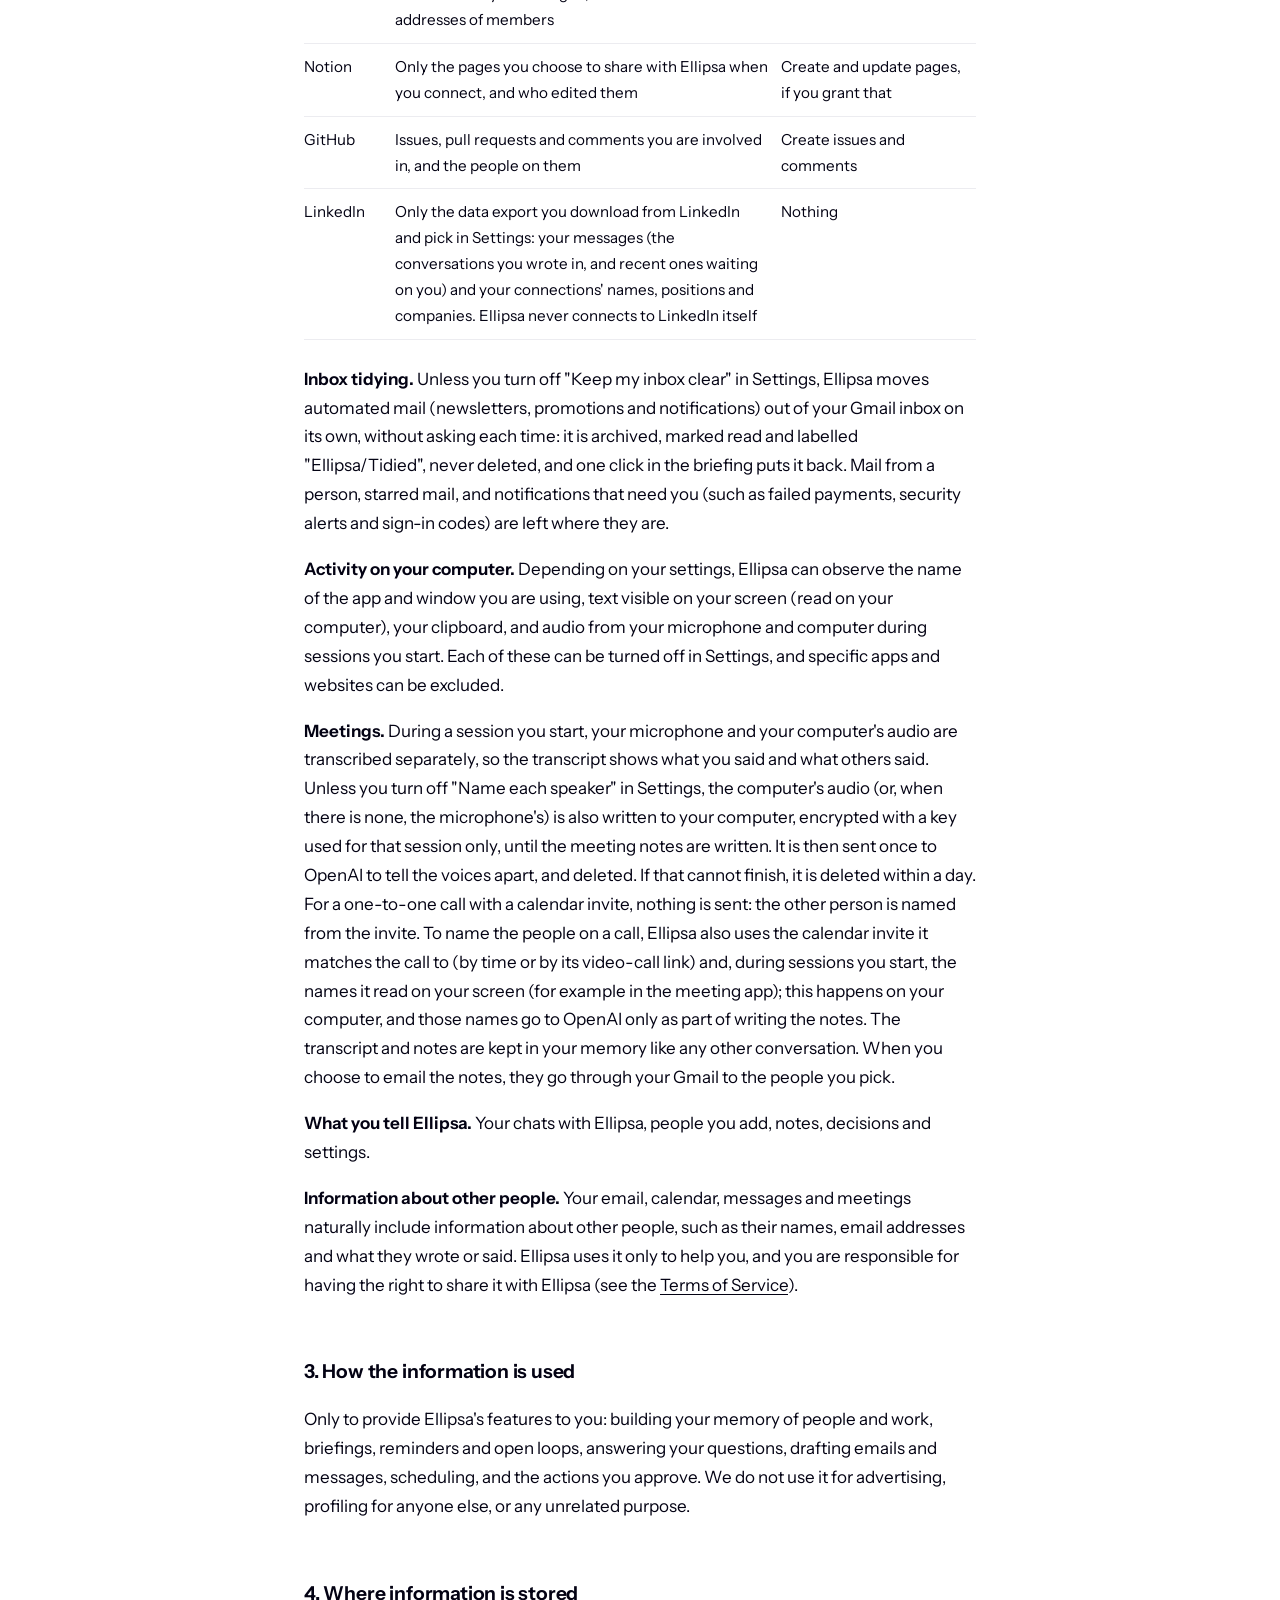
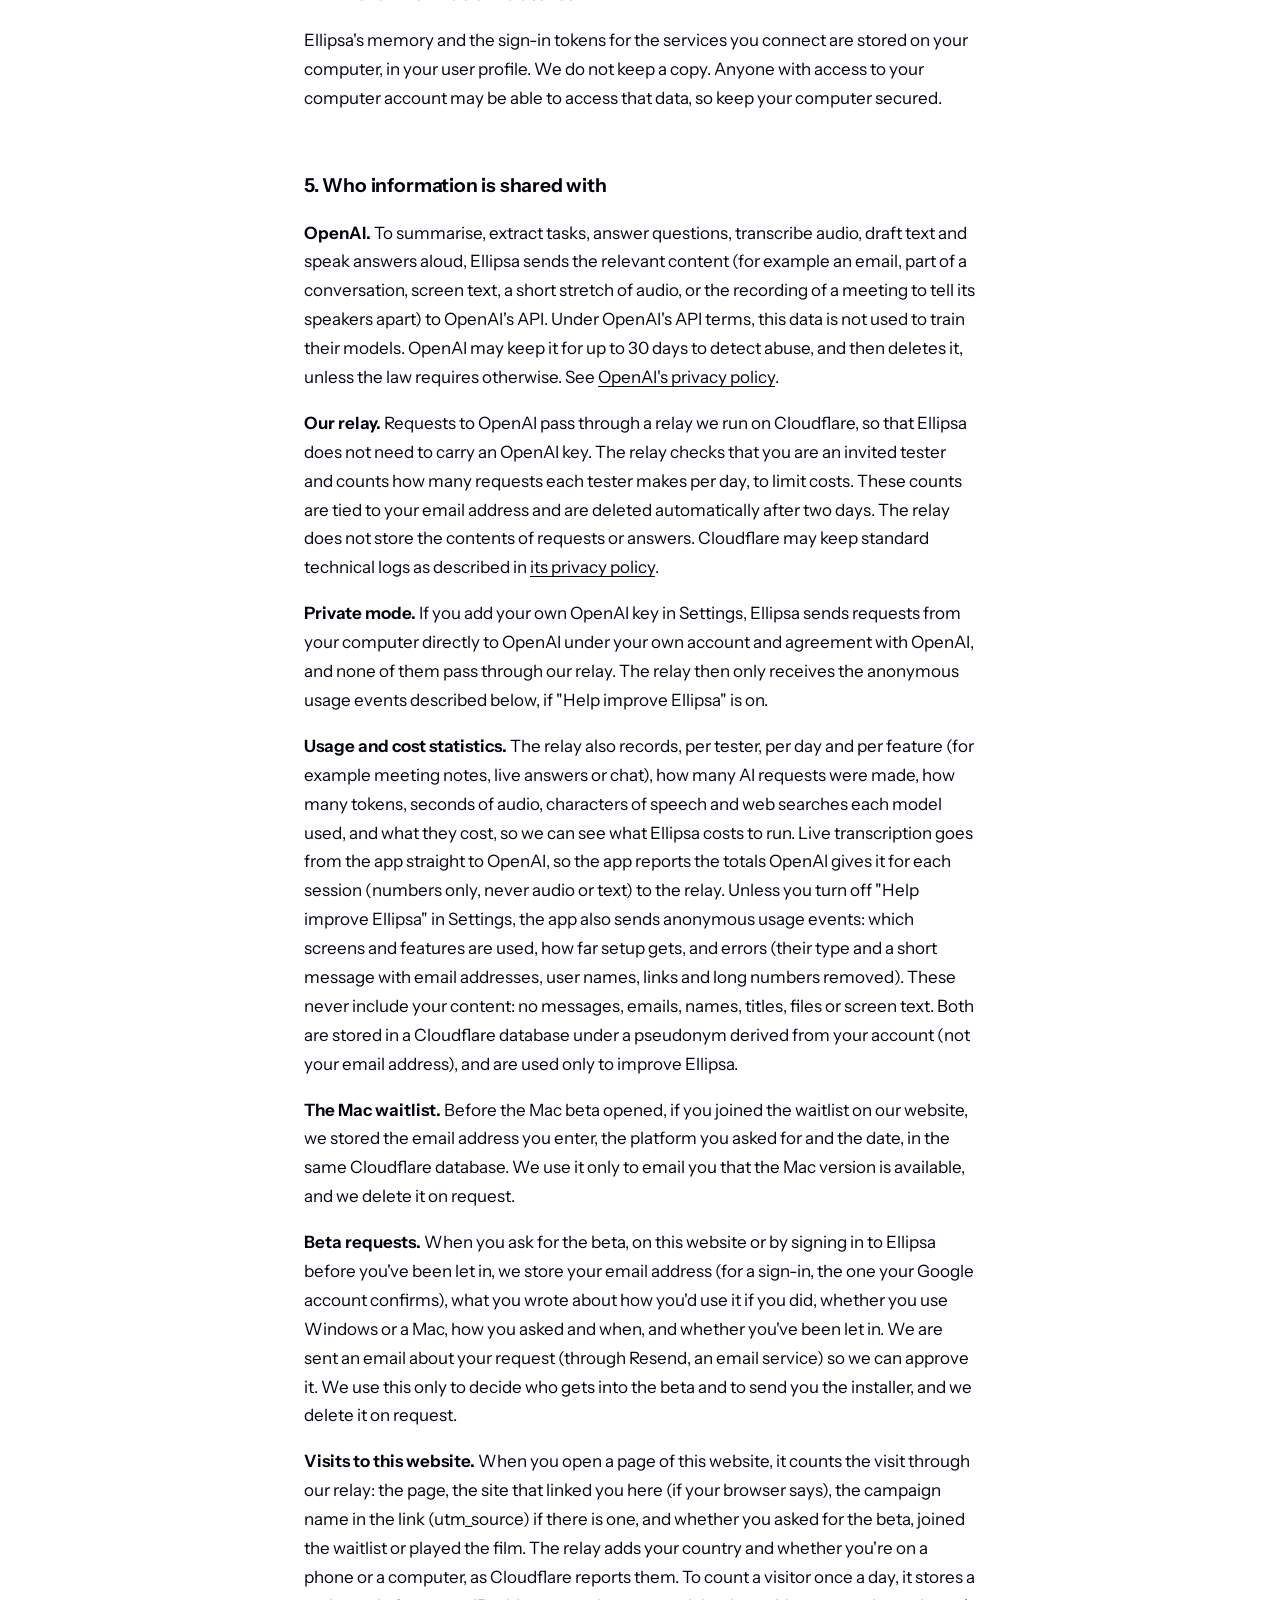
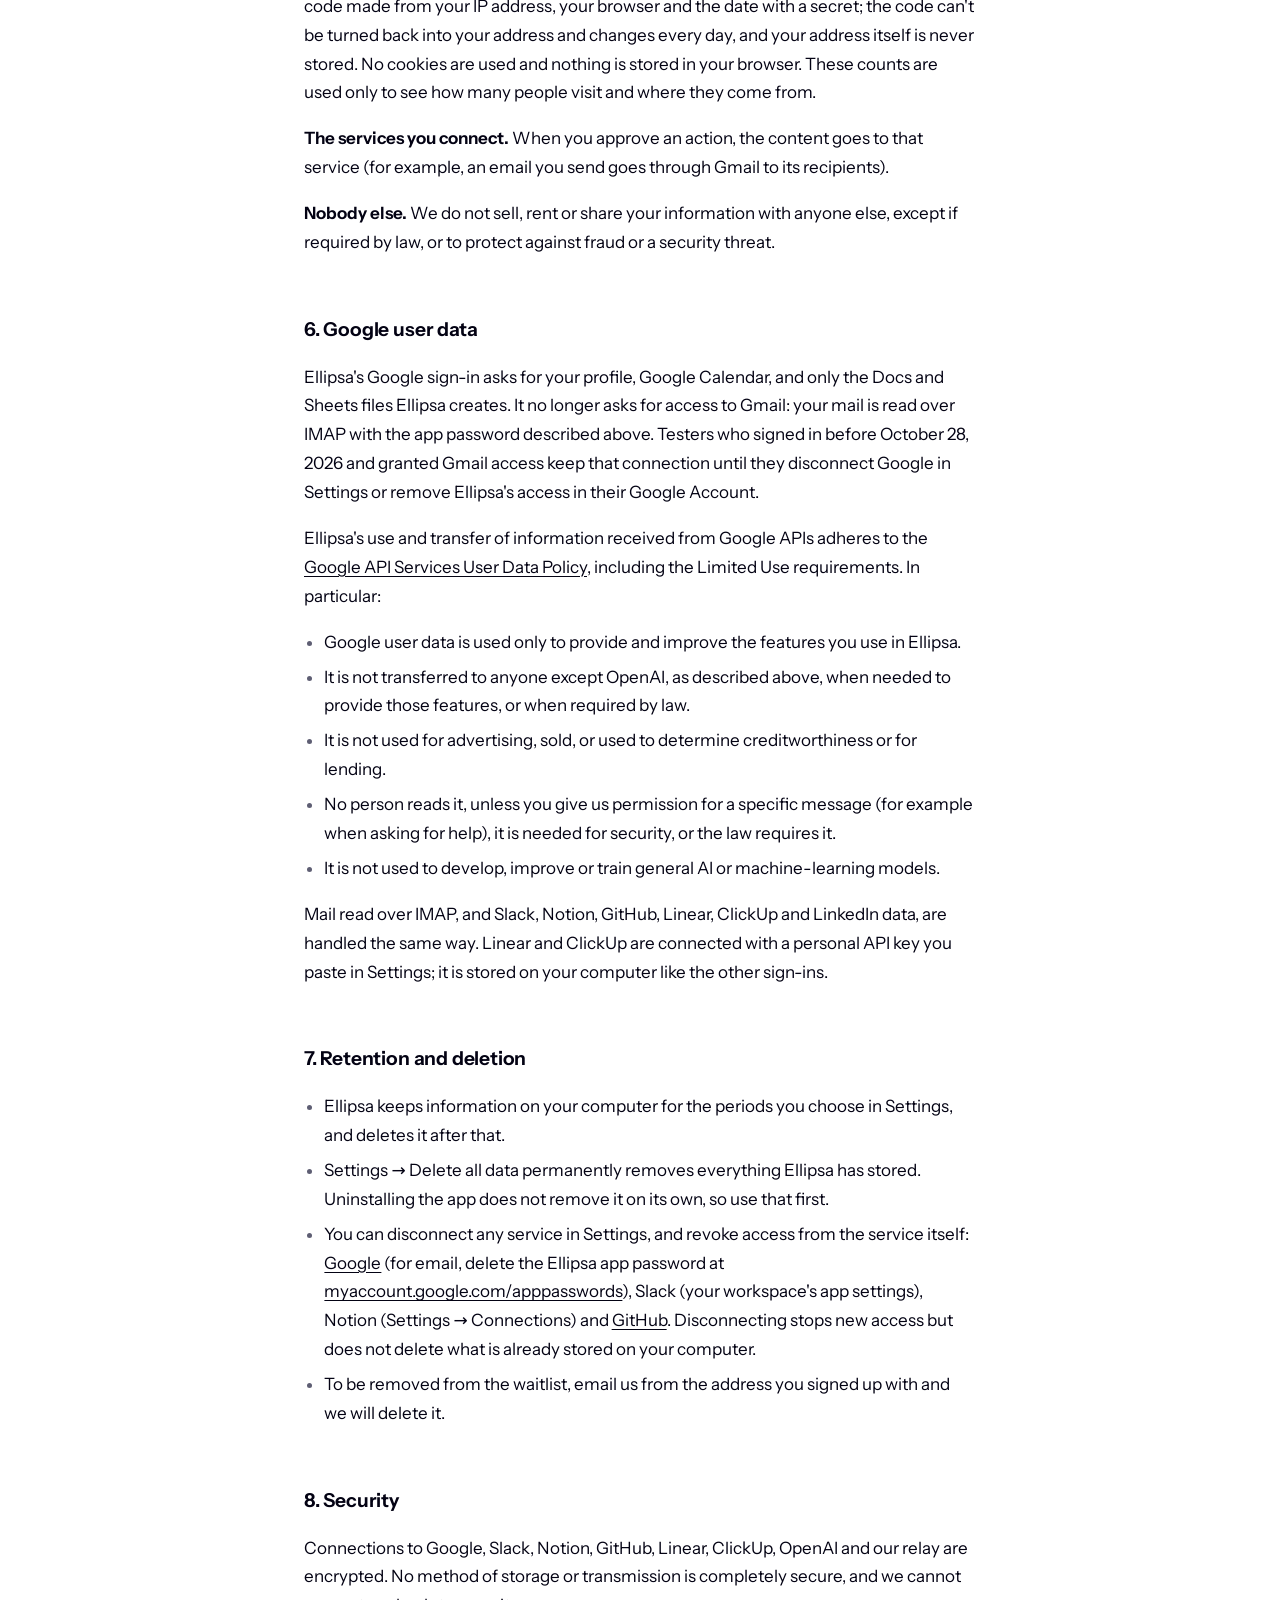
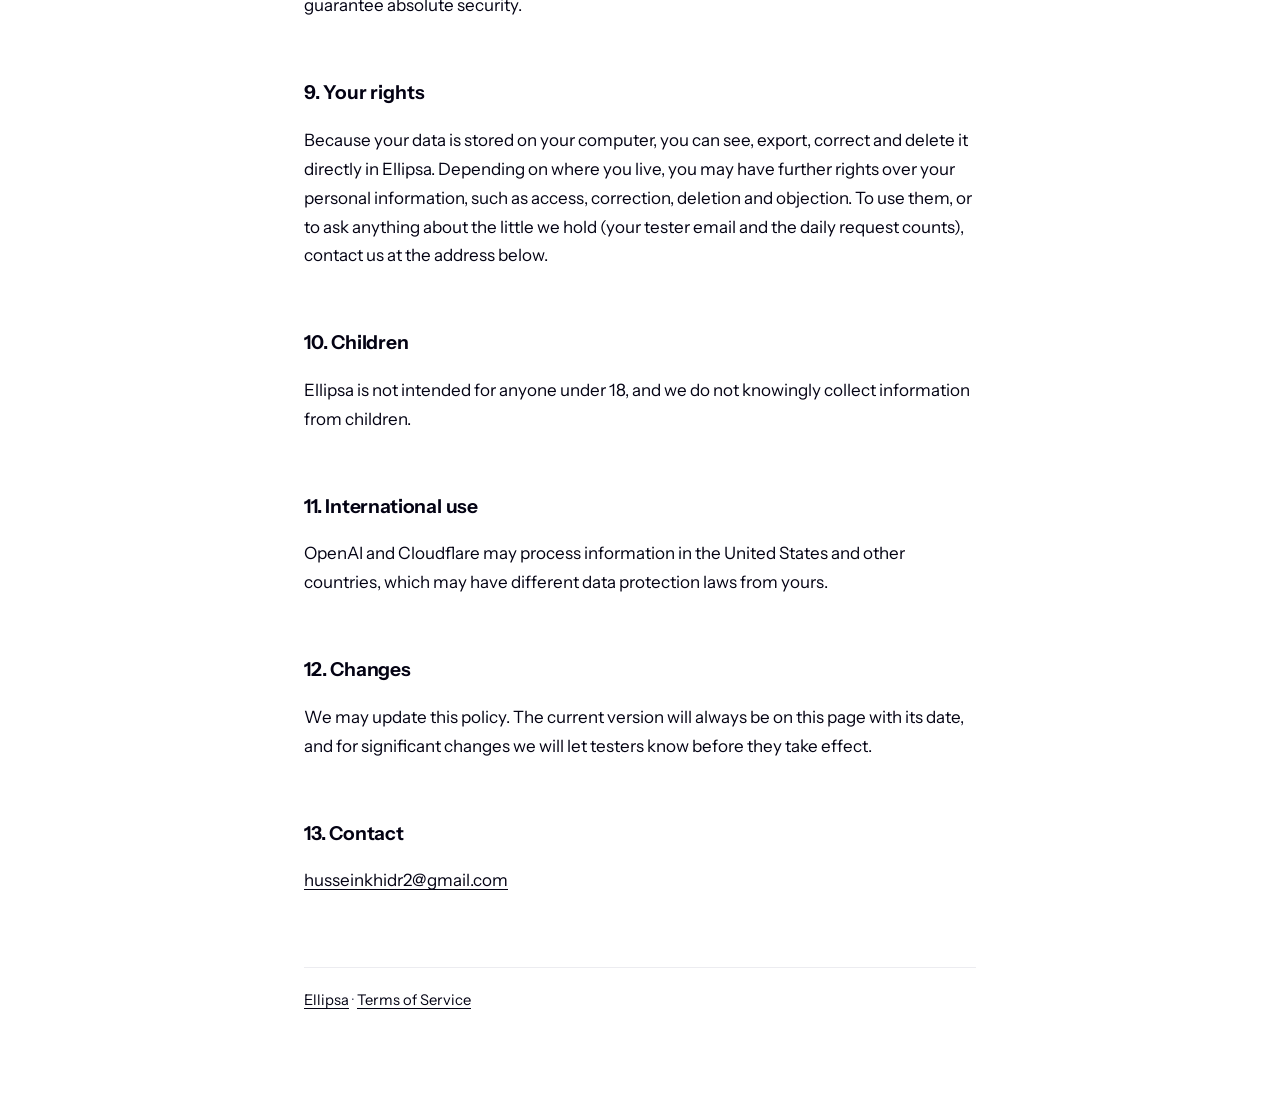
<file: privacy.html>
<!doctype html>
<html lang="en">
<head>
<meta charset="utf-8">
<meta name="viewport" content="width=device-width, initial-scale=1">
<title>Ellipsa Privacy Policy</title>
<link rel="icon" href="favicon.svg" type="image/svg+xml">
<link rel="stylesheet" href="style.css">
<script src="stats.js" defer></script>
</head>
<body>
<main>
  <nav><a href="./">Ellipsa</a><a href="privacy.html" aria-current="page">Privacy</a><a href="terms.html">Terms</a></nav>
  <h1>Privacy Policy</h1>
  <p class="meta">Last updated: October 28, 2026</p>

  <p>Ellipsa is a desktop assistant that runs on your own computer. This policy explains what information Ellipsa uses, where it is kept, who it is shared with, and the choices you have. In this policy, "we" and "us" mean the developer of Ellipsa, and "you" means the person using it.</p>

  <h2>1. The short version</h2>
  <ul>
    <li>Your memory (the people, conversations, events, tasks and drafts Ellipsa builds up) is stored on your own computer, not on our servers.</li>
    <li>To understand and write text, Ellipsa sends the relevant pieces to OpenAI through a small relay we run. The relay passes requests through and does not store their contents.</li>
    <li>For the most privacy, use your own OpenAI key (private mode, in Settings): then everything goes from your computer straight to your own OpenAI account, and nothing passes through our relay.</li>
    <li>We do not sell your information, use it for advertising, or use it to train AI models.</li>
    <li>You decide what to connect and what Ellipsa observes, and you can delete everything at any time.</li>
  </ul>

  <h2>2. Information Ellipsa uses</h2>
  <p><strong>Account information.</strong> When you sign in with Google, Ellipsa receives your name, email address and profile picture. Your email address is also used to confirm that you are an invited tester.</p>

  <p><strong>Services you connect.</strong> Ellipsa only reads a service after you connect it. Depending on what you connect:</p>
  <div class="table-wrap">
  <table>
    <tr><th>Service</th><th>What Ellipsa reads</th><th>What Ellipsa can do, with your approval</th></tr>
    <tr><td>Email (Gmail)</td><td>Messages and their metadata (senders, recipients, subjects, dates, labels). Ellipsa reads your mail over IMAP with an app password you create in your Google Account and paste into Ellipsa; the password is stored on your computer, encrypted like your other sign-ins, and is never sent to us</td><td>Create drafts, send email (over SMTP with the same password), apply labels, mark messages read</td></tr>
    <tr><td>Google Calendar</td><td>Your events and their attendees (including their video-call links), and when you are free or busy</td><td>Create and update events, including sending invitations</td></tr>
    <tr><td>Google Docs and Sheets</td><td>Only the files Ellipsa creates for you; it cannot open your other files</td><td>Create documents and spreadsheets, and edit the ones it created</td></tr>
    <tr><td>Slack</td><td>Messages in the direct messages, group messages and channels you belong to, and the names and email addresses of members</td><td>Post messages</td></tr>
    <tr><td>Notion</td><td>Only the pages you choose to share with Ellipsa when you connect, and who edited them</td><td>Create and update pages, if you grant that</td></tr>
    <tr><td>GitHub</td><td>Issues, pull requests and comments you are involved in, and the people on them</td><td>Create issues and comments</td></tr>
    <tr><td>LinkedIn</td><td>Only the data export you download from LinkedIn and pick in Settings: your messages (the conversations you wrote in, and recent ones waiting on you) and your connections' names, positions and companies. Ellipsa never connects to LinkedIn itself</td><td>Nothing</td></tr>
  </table>
  </div>

  <p><strong>Inbox tidying.</strong> Unless you turn off "Keep my inbox clear" in Settings, Ellipsa moves automated mail (newsletters, promotions and notifications) out of your Gmail inbox on its own, without asking each time: it is archived, marked read and labelled "Ellipsa/Tidied", never deleted, and one click in the briefing puts it back. Mail from a person, starred mail, and notifications that need you (such as failed payments, security alerts and sign-in codes) are left where they are.</p>

  <p><strong>Activity on your computer.</strong> Depending on your settings, Ellipsa can observe the name of the app and window you are using, text visible on your screen (read on your computer), your clipboard, and audio from your microphone and computer during sessions you start. Each of these can be turned off in Settings, and specific apps and websites can be excluded.</p>
  <p><strong>Meetings.</strong> During a session you start, your microphone and your computer's audio are transcribed separately, so the transcript shows what you said and what others said. Unless you turn off "Name each speaker" in Settings, the computer's audio (or, when there is none, the microphone's) is also written to your computer, encrypted with a key used for that session only, until the meeting notes are written. It is then sent once to OpenAI to tell the voices apart, and deleted. If that cannot finish, it is deleted within a day. For a one-to-one call with a calendar invite, nothing is sent: the other person is named from the invite. To name the people on a call, Ellipsa also uses the calendar invite it matches the call to (by time or by its video-call link) and, during sessions you start, the names it read on your screen (for example in the meeting app); this happens on your computer, and those names go to OpenAI only as part of writing the notes. The transcript and notes are kept in your memory like any other conversation. When you choose to email the notes, they go through your Gmail to the people you pick.</p>

  <p><strong>What you tell Ellipsa.</strong> Your chats with Ellipsa, people you add, notes, decisions and settings.</p>

  <p><strong>Information about other people.</strong> Your email, calendar, messages and meetings naturally include information about other people, such as their names, email addresses and what they wrote or said. Ellipsa uses it only to help you, and you are responsible for having the right to share it with Ellipsa (see the <a href="terms.html">Terms of Service</a>).</p>

  <h2>3. How the information is used</h2>
  <p>Only to provide Ellipsa's features to you: building your memory of people and work, briefings, reminders and open loops, answering your questions, drafting emails and messages, scheduling, and the actions you approve. We do not use it for advertising, profiling for anyone else, or any unrelated purpose.</p>

  <h2>4. Where information is stored</h2>
  <p>Ellipsa's memory and the sign-in tokens for the services you connect are stored on your computer, in your user profile. We do not keep a copy. Anyone with access to your computer account may be able to access that data, so keep your computer secured.</p>

  <h2>5. Who information is shared with</h2>
  <p><strong>OpenAI.</strong> To summarise, extract tasks, answer questions, transcribe audio, draft text and speak answers aloud, Ellipsa sends the relevant content (for example an email, part of a conversation, screen text, a short stretch of audio, or the recording of a meeting to tell its speakers apart) to OpenAI's API. Under OpenAI's API terms, this data is not used to train their models. OpenAI may keep it for up to 30 days to detect abuse, and then deletes it, unless the law requires otherwise. See <a href="https://openai.com/policies/privacy-policy">OpenAI's privacy policy</a>.</p>
  <p><strong>Our relay.</strong> Requests to OpenAI pass through a relay we run on Cloudflare, so that Ellipsa does not need to carry an OpenAI key. The relay checks that you are an invited tester and counts how many requests each tester makes per day, to limit costs. These counts are tied to your email address and are deleted automatically after two days. The relay does not store the contents of requests or answers. Cloudflare may keep standard technical logs as described in <a href="https://www.cloudflare.com/privacypolicy/">its privacy policy</a>.</p>
  <p><strong>Private mode.</strong> If you add your own OpenAI key in Settings, Ellipsa sends requests from your computer directly to OpenAI under your own account and agreement with OpenAI, and none of them pass through our relay. The relay then only receives the anonymous usage events described below, if "Help improve Ellipsa" is on.</p>
  <p><strong>Usage and cost statistics.</strong> The relay also records, per tester, per day and per feature (for example meeting notes, live answers or chat), how many AI requests were made, how many tokens, seconds of audio, characters of speech and web searches each model used, and what they cost, so we can see what Ellipsa costs to run. Live transcription goes from the app straight to OpenAI, so the app reports the totals OpenAI gives it for each session (numbers only, never audio or text) to the relay. Unless you turn off "Help improve Ellipsa" in Settings, the app also sends anonymous usage events: which screens and features are used, how far setup gets, and errors (their type and a short message with email addresses, user names, links and long numbers removed). These never include your content: no messages, emails, names, titles, files or screen text. Both are stored in a Cloudflare database under a pseudonym derived from your account (not your email address), and are used only to improve Ellipsa.</p>
  <p><strong>The Mac waitlist.</strong> Before the Mac beta opened, if you joined the waitlist on our website, we stored the email address you enter, the platform you asked for and the date, in the same Cloudflare database. We use it only to email you that the Mac version is available, and we delete it on request.</p>
  <p><strong>Beta requests.</strong> When you ask for the beta, on this website or by signing in to Ellipsa before you've been let in, we store your email address (for a sign-in, the one your Google account confirms), what you wrote about how you'd use it if you did, whether you use Windows or a Mac, how you asked and when, and whether you've been let in. We are sent an email about your request (through Resend, an email service) so we can approve it. We use this only to decide who gets into the beta and to send you the installer, and we delete it on request.</p>
  <p><strong>Visits to this website.</strong> When you open a page of this website, it counts the visit through our relay: the page, the site that linked you here (if your browser says), the campaign name in the link (utm_source) if there is one, and whether you asked for the beta, joined the waitlist or played the film. The relay adds your country and whether you're on a phone or a computer, as Cloudflare reports them. To count a visitor once a day, it stores a code made from your IP address, your browser and the date with a secret; the code can't be turned back into your address and changes every day, and your address itself is never stored. No cookies are used and nothing is stored in your browser. These counts are used only to see how many people visit and where they come from.</p>
  <p><strong>The services you connect.</strong> When you approve an action, the content goes to that service (for example, an email you send goes through Gmail to its recipients).</p>
  <p><strong>Nobody else.</strong> We do not sell, rent or share your information with anyone else, except if required by law, or to protect against fraud or a security threat.</p>

  <h2>6. Google user data</h2>
  <p>Ellipsa's Google sign-in asks for your profile, Google Calendar, and only the Docs and Sheets files Ellipsa creates. It no longer asks for access to Gmail: your mail is read over IMAP with the app password described above. Testers who signed in before October 28, 2026 and granted Gmail access keep that connection until they disconnect Google in Settings or remove Ellipsa's access in their Google Account.</p>
  <p>Ellipsa's use and transfer of information received from Google APIs adheres to the <a href="https://developers.google.com/terms/api-services-user-data-policy">Google API Services User Data Policy</a>, including the Limited Use requirements. In particular:</p>
  <ul>
    <li>Google user data is used only to provide and improve the features you use in Ellipsa.</li>
    <li>It is not transferred to anyone except OpenAI, as described above, when needed to provide those features, or when required by law.</li>
    <li>It is not used for advertising, sold, or used to determine creditworthiness or for lending.</li>
    <li>No person reads it, unless you give us permission for a specific message (for example when asking for help), it is needed for security, or the law requires it.</li>
    <li>It is not used to develop, improve or train general AI or machine-learning models.</li>
  </ul>
  <p>Mail read over IMAP, and Slack, Notion, GitHub, Linear, ClickUp and LinkedIn data, are handled the same way. Linear and ClickUp are connected with a personal API key you paste in Settings; it is stored on your computer like the other sign-ins.</p>

  <h2>7. Retention and deletion</h2>
  <ul>
    <li>Ellipsa keeps information on your computer for the periods you choose in Settings, and deletes it after that.</li>
    <li>Settings → Delete all data permanently removes everything Ellipsa has stored. Uninstalling the app does not remove it on its own, so use that first.</li>
    <li>You can disconnect any service in Settings, and revoke access from the service itself: <a href="https://myaccount.google.com/permissions">Google</a> (for email, delete the Ellipsa app password at <a href="https://myaccount.google.com/apppasswords">myaccount.google.com/apppasswords</a>), Slack (your workspace's app settings), Notion (Settings → Connections) and <a href="https://github.com/settings/applications">GitHub</a>. Disconnecting stops new access but does not delete what is already stored on your computer.</li>
    <li>To be removed from the waitlist, email us from the address you signed up with and we will delete it.</li>
  </ul>

  <h2>8. Security</h2>
  <p>Connections to Google, Slack, Notion, GitHub, Linear, ClickUp, OpenAI and our relay are encrypted. No method of storage or transmission is completely secure, and we cannot guarantee absolute security.</p>

  <h2>9. Your rights</h2>
  <p>Because your data is stored on your computer, you can see, export, correct and delete it directly in Ellipsa. Depending on where you live, you may have further rights over your personal information, such as access, correction, deletion and objection. To use them, or to ask anything about the little we hold (your tester email and the daily request counts), contact us at the address below.</p>

  <h2>10. Children</h2>
  <p>Ellipsa is not intended for anyone under 18, and we do not knowingly collect information from children.</p>

  <h2>11. International use</h2>
  <p>OpenAI and Cloudflare may process information in the United States and other countries, which may have different data protection laws from yours.</p>

  <h2>12. Changes</h2>
  <p>We may update this policy. The current version will always be on this page with its date, and for significant changes we will let testers know before they take effect.</p>

  <h2>13. Contact</h2>
  <p><a href="mailto:husseinkhidr2@gmail.com">husseinkhidr2@gmail.com</a></p>

  <footer><a href="./">Ellipsa</a> · <a href="terms.html">Terms of Service</a></footer>
</main>
</body>
</html>
</file>
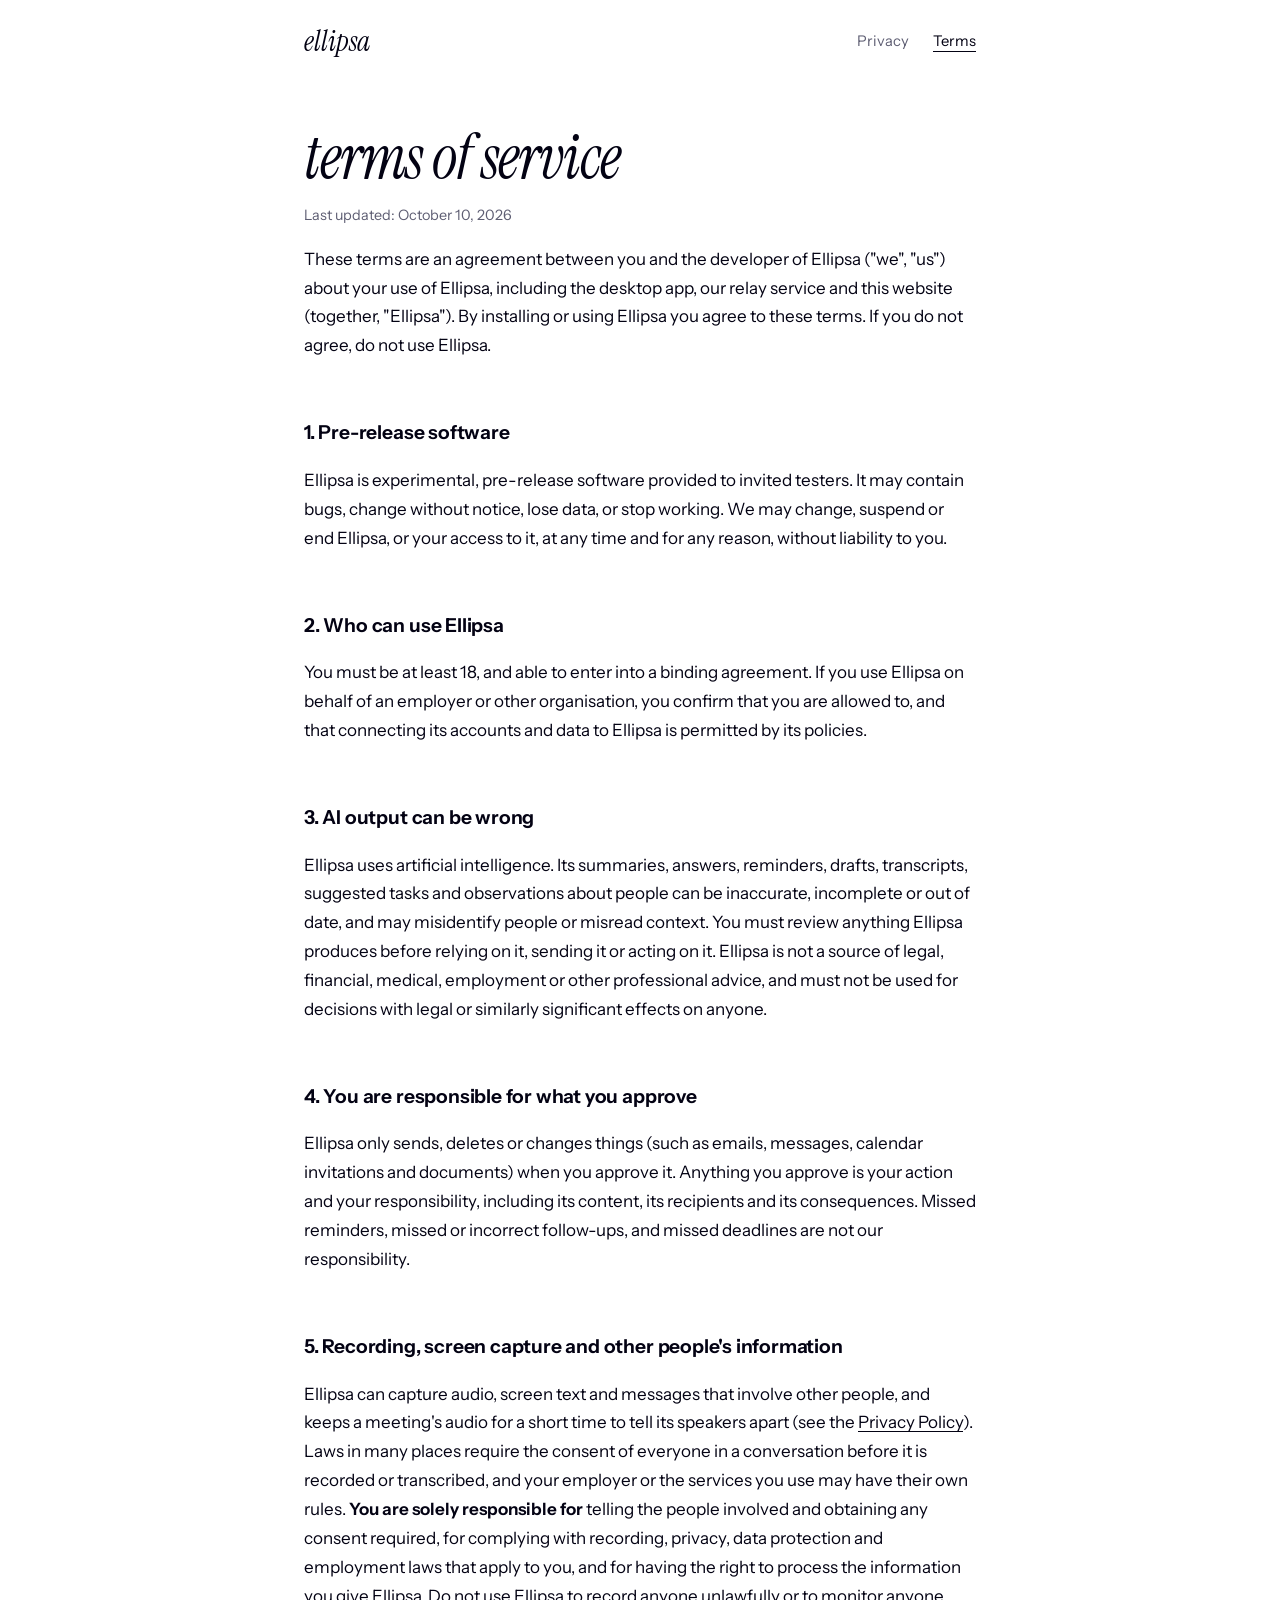
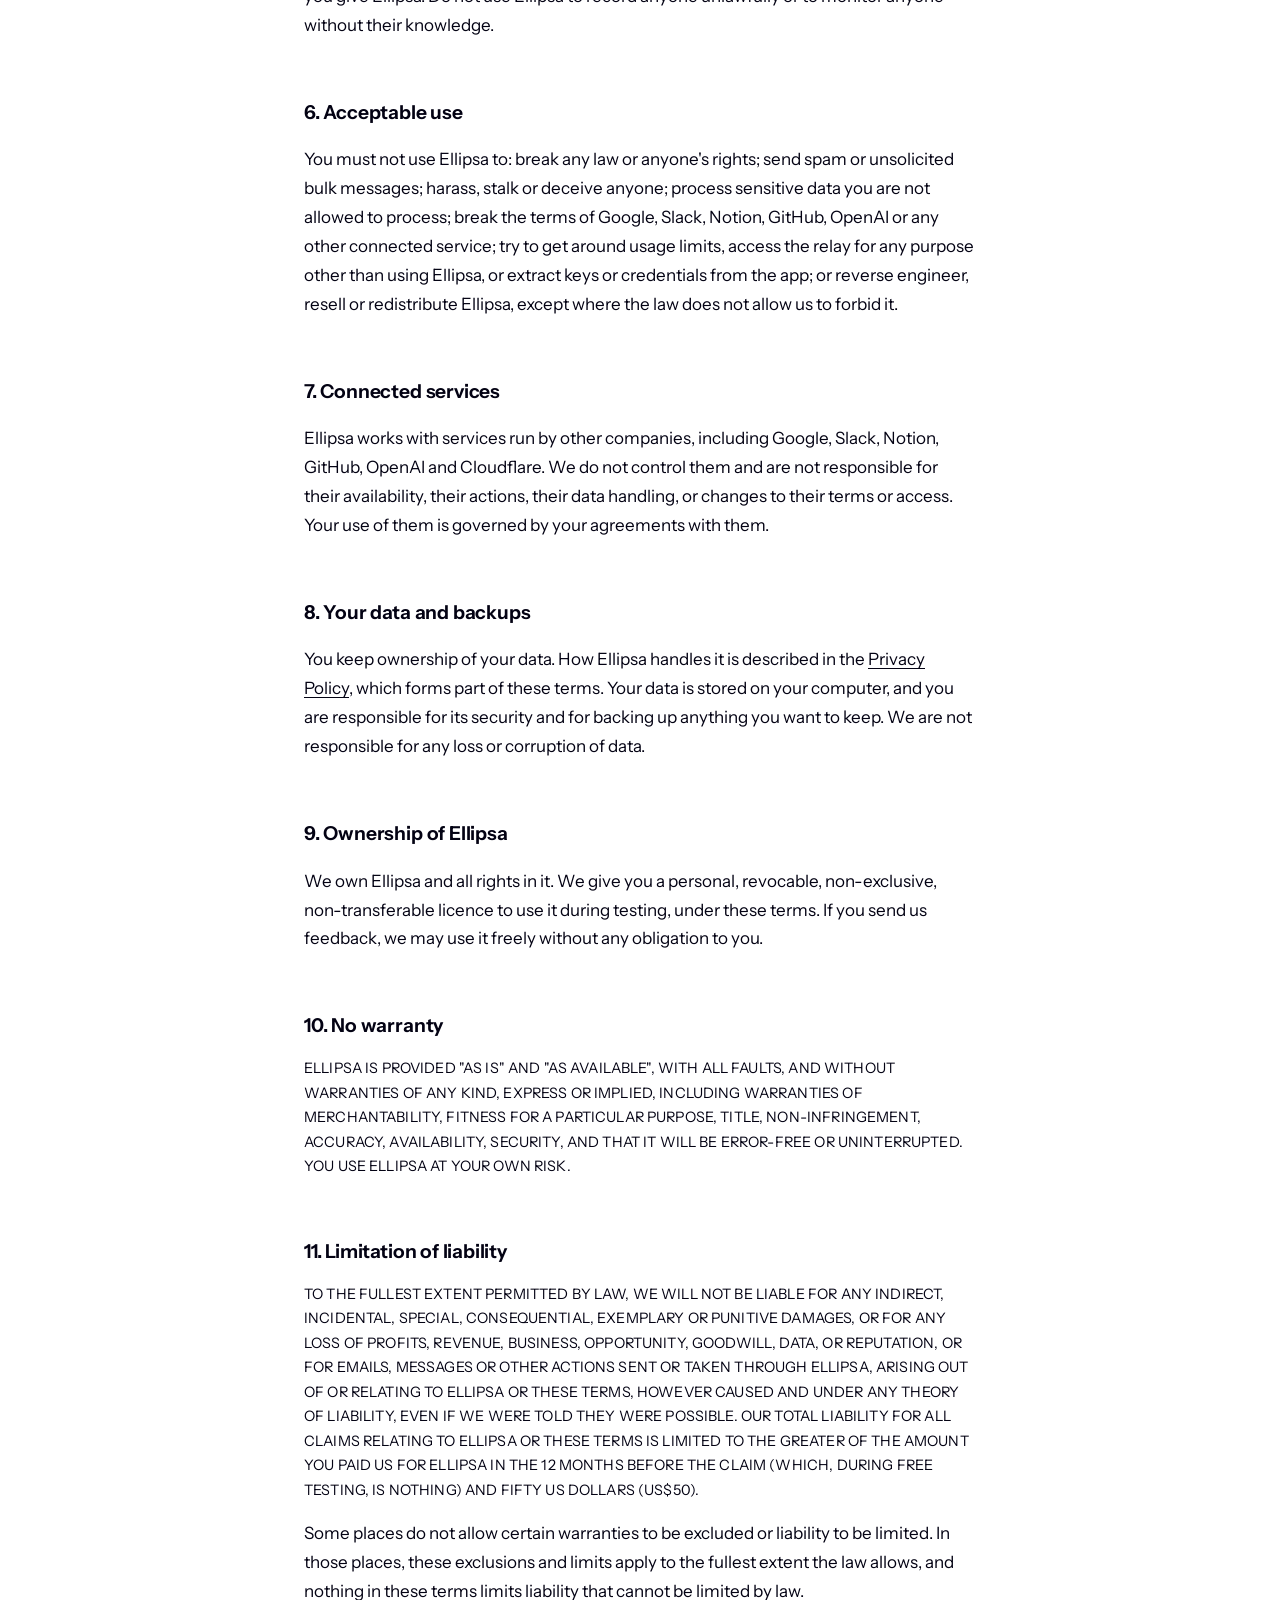
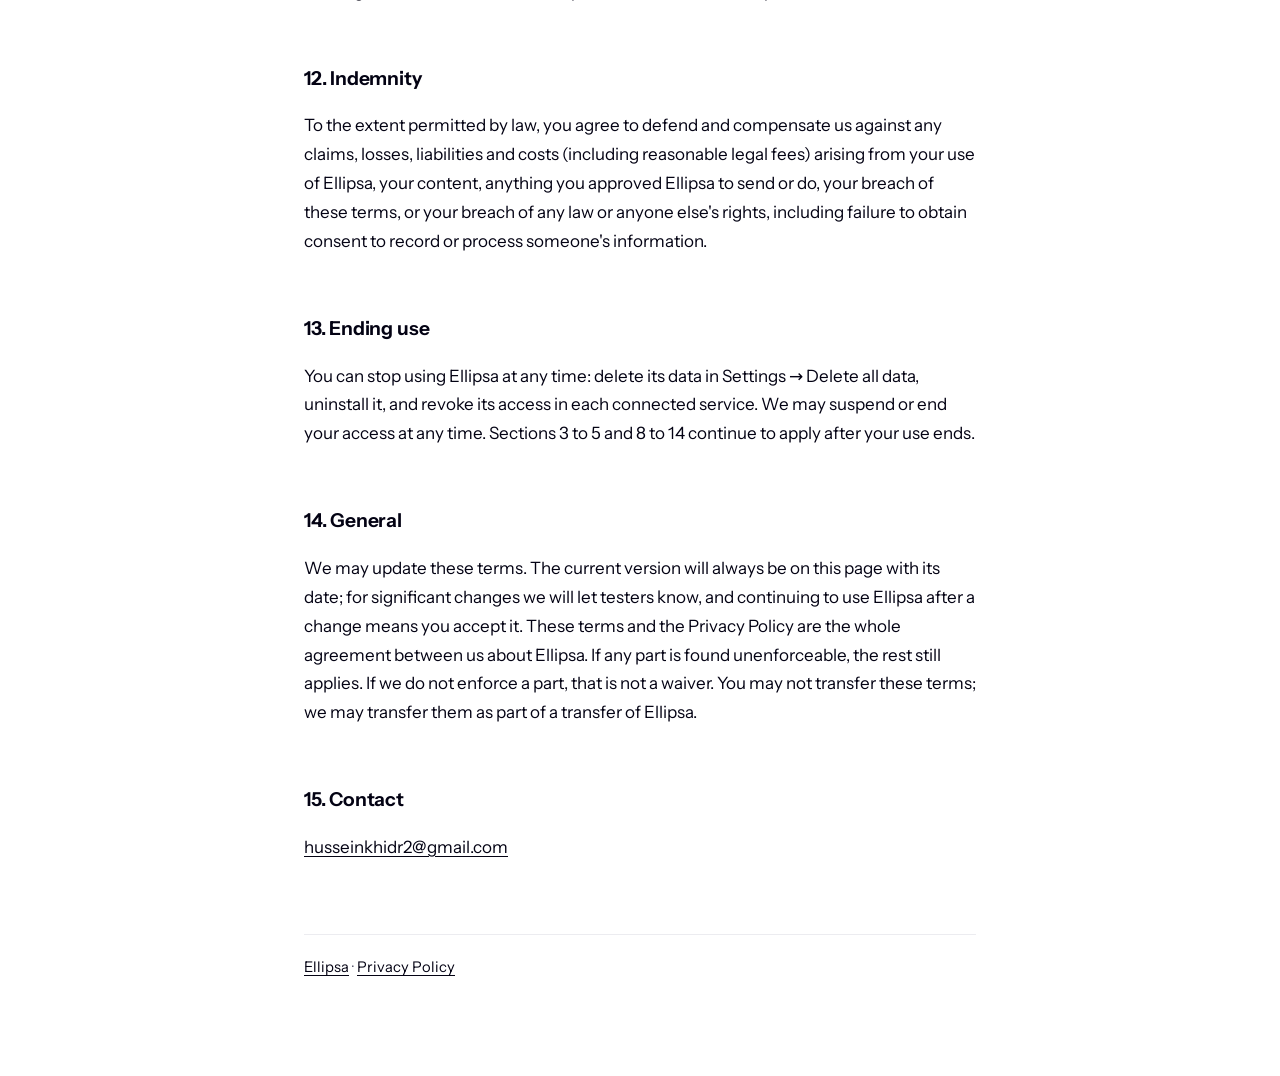
<file: terms.html>
<!doctype html>
<html lang="en">
<head>
<meta charset="utf-8">
<meta name="viewport" content="width=device-width, initial-scale=1">
<title>Ellipsa Terms of Service</title>
<link rel="icon" href="favicon.svg" type="image/svg+xml">
<link rel="stylesheet" href="style.css">
<script src="stats.js" defer></script>
</head>
<body>
<main>
  <nav><a href="./">Ellipsa</a><a href="privacy.html">Privacy</a><a href="terms.html" aria-current="page">Terms</a></nav>
  <h1>Terms of Service</h1>
  <p class="meta">Last updated: October 10, 2026</p>

  <p>These terms are an agreement between you and the developer of Ellipsa ("we", "us") about your use of Ellipsa, including the desktop app, our relay service and this website (together, "Ellipsa"). By installing or using Ellipsa you agree to these terms. If you do not agree, do not use Ellipsa.</p>

  <h2>1. Pre-release software</h2>
  <p>Ellipsa is experimental, pre-release software provided to invited testers. It may contain bugs, change without notice, lose data, or stop working. We may change, suspend or end Ellipsa, or your access to it, at any time and for any reason, without liability to you.</p>

  <h2>2. Who can use Ellipsa</h2>
  <p>You must be at least 18, and able to enter into a binding agreement. If you use Ellipsa on behalf of an employer or other organisation, you confirm that you are allowed to, and that connecting its accounts and data to Ellipsa is permitted by its policies.</p>

  <h2>3. AI output can be wrong</h2>
  <p>Ellipsa uses artificial intelligence. Its summaries, answers, reminders, drafts, transcripts, suggested tasks and observations about people can be inaccurate, incomplete or out of date, and may misidentify people or misread context. You must review anything Ellipsa produces before relying on it, sending it or acting on it. Ellipsa is not a source of legal, financial, medical, employment or other professional advice, and must not be used for decisions with legal or similarly significant effects on anyone.</p>

  <h2>4. You are responsible for what you approve</h2>
  <p>Ellipsa only sends, deletes or changes things (such as emails, messages, calendar invitations and documents) when you approve it. Anything you approve is your action and your responsibility, including its content, its recipients and its consequences. Missed reminders, missed or incorrect follow-ups, and missed deadlines are not our responsibility.</p>

  <h2>5. Recording, screen capture and other people's information</h2>
  <p>Ellipsa can capture audio, screen text and messages that involve other people, and keeps a meeting's audio for a short time to tell its speakers apart (see the <a href="privacy.html">Privacy Policy</a>). Laws in many places require the consent of everyone in a conversation before it is recorded or transcribed, and your employer or the services you use may have their own rules. <strong>You are solely responsible for</strong> telling the people involved and obtaining any consent required, for complying with recording, privacy, data protection and employment laws that apply to you, and for having the right to process the information you give Ellipsa. Do not use Ellipsa to record anyone unlawfully or to monitor anyone without their knowledge.</p>

  <h2>6. Acceptable use</h2>
  <p>You must not use Ellipsa to: break any law or anyone's rights; send spam or unsolicited bulk messages; harass, stalk or deceive anyone; process sensitive data you are not allowed to process; break the terms of Google, Slack, Notion, GitHub, OpenAI or any other connected service; try to get around usage limits, access the relay for any purpose other than using Ellipsa, or extract keys or credentials from the app; or reverse engineer, resell or redistribute Ellipsa, except where the law does not allow us to forbid it.</p>

  <h2>7. Connected services</h2>
  <p>Ellipsa works with services run by other companies, including Google, Slack, Notion, GitHub, OpenAI and Cloudflare. We do not control them and are not responsible for their availability, their actions, their data handling, or changes to their terms or access. Your use of them is governed by your agreements with them.</p>

  <h2>8. Your data and backups</h2>
  <p>You keep ownership of your data. How Ellipsa handles it is described in the <a href="privacy.html">Privacy Policy</a>, which forms part of these terms. Your data is stored on your computer, and you are responsible for its security and for backing up anything you want to keep. We are not responsible for any loss or corruption of data.</p>

  <h2>9. Ownership of Ellipsa</h2>
  <p>We own Ellipsa and all rights in it. We give you a personal, revocable, non-exclusive, non-transferable licence to use it during testing, under these terms. If you send us feedback, we may use it freely without any obligation to you.</p>

  <h2>10. No warranty</h2>
  <p class="caps">Ellipsa is provided "as is" and "as available", with all faults, and without warranties of any kind, express or implied, including warranties of merchantability, fitness for a particular purpose, title, non-infringement, accuracy, availability, security, and that it will be error-free or uninterrupted. You use Ellipsa at your own risk.</p>

  <h2>11. Limitation of liability</h2>
  <p class="caps">To the fullest extent permitted by law, we will not be liable for any indirect, incidental, special, consequential, exemplary or punitive damages, or for any loss of profits, revenue, business, opportunity, goodwill, data, or reputation, or for emails, messages or other actions sent or taken through Ellipsa, arising out of or relating to Ellipsa or these terms, however caused and under any theory of liability, even if we were told they were possible. Our total liability for all claims relating to Ellipsa or these terms is limited to the greater of the amount you paid us for Ellipsa in the 12 months before the claim (which, during free testing, is nothing) and fifty US dollars (US$50).</p>
  <p>Some places do not allow certain warranties to be excluded or liability to be limited. In those places, these exclusions and limits apply to the fullest extent the law allows, and nothing in these terms limits liability that cannot be limited by law.</p>

  <h2>12. Indemnity</h2>
  <p>To the extent permitted by law, you agree to defend and compensate us against any claims, losses, liabilities and costs (including reasonable legal fees) arising from your use of Ellipsa, your content, anything you approved Ellipsa to send or do, your breach of these terms, or your breach of any law or anyone else's rights, including failure to obtain consent to record or process someone's information.</p>

  <h2>13. Ending use</h2>
  <p>You can stop using Ellipsa at any time: delete its data in Settings → Delete all data, uninstall it, and revoke its access in each connected service. We may suspend or end your access at any time. Sections 3 to 5 and 8 to 14 continue to apply after your use ends.</p>

  <h2>14. General</h2>
  <p>We may update these terms. The current version will always be on this page with its date; for significant changes we will let testers know, and continuing to use Ellipsa after a change means you accept it. These terms and the Privacy Policy are the whole agreement between us about Ellipsa. If any part is found unenforceable, the rest still applies. If we do not enforce a part, that is not a waiver. You may not transfer these terms; we may transfer them as part of a transfer of Ellipsa.</p>

  <h2>15. Contact</h2>
  <p><a href="mailto:husseinkhidr2@gmail.com">husseinkhidr2@gmail.com</a></p>

  <footer><a href="./">Ellipsa</a> · <a href="privacy.html">Privacy Policy</a></footer>
</main>
</body>
</html>
</file>
<file: site.css>
@font-face { font-family: "Instrument Serif"; src: url(fonts/instrument-serif-italic.woff2) format("woff2"); font-style: italic; font-weight: 400; font-display: swap; }
@font-face { font-family: "Instrument Sans"; src: url(fonts/instrument-sans-latin.woff2) format("woff2"); font-weight: 400 700; font-display: swap; }

:root {
  color-scheme: light;
  --bg: #FFFFFF;
  --ink: #030213;
  --g100: #F3F3F5;
  --g200: #ECECF0;
  --pebble: #E5E7EB;
  --muted: #717182;
  --red: #EF4444;
  --blue: #2563EB;
  --bounce: cubic-bezier(0.34, 1.56, 0.64, 1);
  --ease-out: cubic-bezier(0.23, 1, 0.32, 1);
  /* The side gutter, and on screens wider than 1440px the room either side of a centred page */
  --pad: max(clamp(16px, 4.5vw, 64px), calc((100vw - 1440px) / 2 + 64px));
}

* { box-sizing: border-box; }
html { scroll-behavior: smooth; }
@media (prefers-reduced-motion: reduce) { html { scroll-behavior: auto; } }
body { margin: 0; background: var(--bg); color: var(--ink); font: 400 1.0625rem/1.6 "Instrument Sans", system-ui, sans-serif; -webkit-font-smoothing: antialiased; }
::selection { background: var(--ink); color: #fff; }
:focus-visible { outline: 2px solid var(--ink); outline-offset: 3px; border-radius: 6px; }
a { color: inherit; text-underline-offset: 0.2em; text-decoration-thickness: 1px; }
h1, h2 { font-family: "Instrument Serif", Georgia, serif; font-style: italic; font-weight: 400; letter-spacing: -0.015em; line-height: 1.02; margin: 0; text-wrap: balance; }
h3 { margin: 0; font-size: 1.15rem; font-weight: 600; letter-spacing: -0.01em; }
p { margin: 0; }
.sr { position: absolute; width: 1px; height: 1px; overflow: hidden; clip-path: inset(50%); white-space: nowrap; }
.skip { position: absolute; left: 12px; top: -60px; background: var(--ink); color: #fff; padding: 8px 14px; border-radius: 999px; z-index: 50; }
.skip:focus { top: 12px; }
.fine { color: var(--muted); font-size: 0.9rem; max-width: 62ch; }
.lede { font-size: clamp(1.08rem, 1.5vw, 1.3rem); color: var(--muted); max-width: 34ch; line-height: 1.5; }

/* Pills, like the app's controls, with a springy press */
.pill {
  display: inline-flex; align-items: center; justify-content: center; white-space: nowrap; gap: 8px;
  background: var(--ink); color: #fff; text-decoration: none; font: 600 0.98rem/1 "Instrument Sans", sans-serif;
  padding: 1em 1.5em; border: 0; border-radius: 999px; cursor: pointer;
  box-shadow: 0 10px 24px -12px rgba(3,2,19,0.55);
  transition: transform 380ms var(--bounce), box-shadow 200ms ease;
}
@media (hover: hover) and (pointer: fine) { .pill:hover { transform: translateY(-3px) scale(1.03); box-shadow: 0 16px 28px -14px rgba(3,2,19,0.6); } }
.pill:active { transform: scale(0.95); transition-duration: 120ms; }
.pill-small { font-size: 0.85rem; padding: 0.8em 1.15em; }
.pill[aria-busy="true"] { opacity: 0.7; cursor: progress; }
.quiet { color: var(--muted); font-size: 0.98rem; }
.quiet:hover { color: var(--ink); }

/* Top bar */
.bar { position: fixed; inset: 0 0 auto; z-index: 20; height: 68px; display: flex; align-items: center; gap: 32px; padding: 0 var(--pad);
  background: rgba(255,255,255,0.88); backdrop-filter: saturate(1.4) blur(14px); -webkit-backdrop-filter: saturate(1.4) blur(14px); }
@media (prefers-reduced-transparency: reduce) { .bar { background: #fff; backdrop-filter: none; } }
.wordmark { font: italic 400 1.75rem/1 "Instrument Serif", Georgia, serif; letter-spacing: -0.01em; text-decoration: none; color: var(--ink); }
.bar nav { display: flex; gap: 28px; margin-left: auto; font-size: 0.92rem; }
.bar nav a { color: var(--muted); text-decoration: none; transition: color 160ms ease; }
.bar nav a:hover { color: var(--ink); }
@media (max-width: 820px) { .bar nav { display: none; } .bar .pill-small { margin-left: auto; } }

/* The mascot layer, placed every frame by dots.js */
.mascot { position: fixed; inset: 0; z-index: 30; pointer-events: none; }
.pebble { position: absolute; left: 0; top: 0; width: 100px; height: 100px; border-radius: 50%; transform-origin: 0 0;
  background: radial-gradient(circle at 34% 28%, #F6F7F9, var(--pebble) 58%, #D8DBE1);
  box-shadow: 0 9px 16px -9px rgba(3,2,19,0.32), 0 2px 5px -3px rgba(3,2,19,0.2), inset 0 -2px 4px rgba(3,2,19,0.05);
  pointer-events: auto; cursor: pointer; will-change: transform; }
.dot { position: absolute; left: 0; top: 0; width: 100px; height: 100px; border-radius: 50%; background: var(--ink); transform-origin: 50% 50%; will-change: transform; transition: background-color 260ms ease; }
.dot.red { background: var(--red); }
.badge { position: absolute; top: -2%; right: -2%; width: 30%; height: 30%; border-radius: 50%; background: var(--blue); color: #fff;
  display: grid; place-items: center; font: 700 15px/1 "Instrument Sans", sans-serif; transform: scale(0); transition: transform 460ms var(--bounce); box-shadow: 0 0 0 4px #fff; }
.badge.on { transform: scale(1); }
.bubble { position: absolute; left: 0; top: 0; width: max-content; max-width: 16rem; background: #fff; color: var(--ink); border: 1px solid var(--g200); border-radius: 18px 18px 18px 6px;
  padding: 10px 14px; font-size: 0.95rem; line-height: 1.4; box-shadow: 0 6px 12px -8px rgba(3,2,19,0.3);
  opacity: 0; transform: scale(0.85) translateY(6px); transform-origin: 0 100%; transition: opacity 180ms ease, transform 460ms var(--bounce); }
.bubble.on { opacity: 1; transform: none; }
.bubble.left { border-radius: 18px 18px 6px 18px; transform-origin: 100% 100%; }

/* Sections */
main section { padding: clamp(80px, 11vw, 160px) var(--pad); }
.hero { min-height: 100svh; display: grid; grid-template-columns: minmax(0, 1.15fr) minmax(0, 0.85fr); align-items: center; gap: 48px; padding-top: 110px; }
.hero h1 { font-size: clamp(3rem, 6vw, 5.6rem); max-width: 13ch; }
.hero-copy { display: flex; flex-direction: column; gap: 28px; }
.actions { display: flex; gap: 24px; align-items: center; flex-wrap: wrap; }
.ellipsis { display: inline-flex; gap: 0.1em; margin-left: 0.05em; }
.ellipsis i { width: 0.12em; height: 0.12em; border-radius: 50%; background: var(--ink); display: inline-block; visibility: hidden; }
.ellipsis.left i { visibility: visible; animation: type 1.25s var(--ease-out) infinite; }
.ellipsis.left i:nth-child(2) { animation-delay: 0.14s; }
.ellipsis.left i:nth-child(3) { animation-delay: 0.28s; }
@keyframes type { 0%, 55%, 100% { transform: none; } 22% { transform: translateY(-0.16em); } }
.no-js .ellipsis i { visibility: visible; }
.home { width: min(380px, 30vw); aspect-ratio: 1; justify-self: center; }
@media (max-width: 820px) {
  .hero { grid-template-columns: 1fr; gap: 24px; padding-top: 92px; align-content: start; min-height: 0; }
  .home { order: -1; width: 150px; justify-self: start; margin-top: 4px; }
  .hero h1 { font-size: clamp(2.7rem, 11vw, 3.6rem); }
}

.button-tour h2, .day h2, .calls h2, .inbox h2, .acts h2, .chat h2, .video h2, .privacy h2, .apps h2, .get h2 { font-size: clamp(2.4rem, 5vw, 4.4rem); max-width: 16ch; }

/* What the dots mean */
.button-tour .lede { margin-top: 20px; max-width: 46ch; }
.moods { display: grid; grid-template-columns: repeat(4, minmax(0, 1fr)); gap: 14px; margin-top: 48px; max-width: 1100px; }
.moods button { text-align: left; font: 600 1.15rem/1.2 "Instrument Sans", sans-serif; color: var(--ink); background: transparent; border: 0; border-radius: 22px; padding: 22px 22px 24px;
  display: flex; flex-direction: column; gap: 10px; cursor: pointer; transition: transform 460ms var(--bounce), background 200ms ease, color 200ms ease; }
.moods button span { font-weight: 400; font-size: 0.95rem; line-height: 1.45; color: #5E5E73; transition: color 200ms ease; }
.moods button[aria-selected="true"] { background: var(--ink); color: #fff; box-shadow: none; transform: translateY(-6px) rotate(-1.2deg); }
.mini { position: relative; width: 64px; height: 64px; border-radius: 50%; margin-bottom: 8px; display: block;
  background: radial-gradient(circle at 34% 28%, #F6F7F9, var(--pebble) 58%, #D8DBE1); box-shadow: 0 6px 12px -6px rgba(3,2,19,0.35); }
.mini b { position: absolute; top: 28px; width: 7px; height: 7px; border-radius: 50%; background: var(--ink); }
.mini b:nth-child(1) { left: 18px; } .mini b:nth-child(2) { left: 28.5px; } .mini b:nth-child(3) { left: 39px; }
.mini em { display: none; }
.mini[data-mood="badge"] em { display: block; }
.mini em { position: absolute; top: -4px; right: -4px; width: 22px; height: 22px; border-radius: 50%; background: var(--blue); color: #fff; font: 700 12px/22px "Instrument Sans", sans-serif; text-align: center; font-style: normal; box-shadow: 0 0 0 3px #fff; }
.mini[data-mood="ellipsis"] b { animation: type 1.1s var(--ease-out) infinite; }
.mini[data-mood="ellipsis"] b:nth-child(2) { animation-delay: 0.13s; } .mini[data-mood="ellipsis"] b:nth-child(3) { animation-delay: 0.26s; }
.mini[data-mood="listen"] b { background: var(--red); border-radius: 4px; animation: level 0.9s ease-in-out infinite; }
.mini[data-mood="listen"] b:nth-child(2) { animation-delay: -0.3s; } .mini[data-mood="listen"] b:nth-child(3) { animation-delay: -0.6s; }
@keyframes level { 0%, 100% { transform: scaleY(1); } 50% { transform: scaleY(2.6); } }
.mini[data-mood="list"] b:nth-child(1), .mini[data-mood="list"] b:nth-child(2) { top: 24px; animation: read 3s ease-in-out infinite; }
.mini[data-mood="list"] b:nth-child(1) { left: 21px; } .mini[data-mood="list"] b:nth-child(2) { left: 36px; }
.mini[data-mood="list"] b:nth-child(3) { top: 39px; left: 26px; width: 12px; height: 5px; }
@keyframes read { 0%, 100% { transform: translate(-2px, 3px); } 50% { transform: translate(3px, 3px); } }
.mini[data-mood="badge"] b:nth-child(1) { top: 24px; left: 21px; } .mini[data-mood="badge"] b:nth-child(2) { top: 24px; left: 36px; }
.mini[data-mood="badge"] b:nth-child(3) { top: 39px; left: 26px; width: 12px; height: 5px; }
.mini[data-mood="badge"] em { animation: pop 2.4s var(--bounce) infinite; }
@keyframes pop { 0%, 60%, 100% { transform: scale(1); } 75% { transform: scale(1.25); } 85% { transform: scale(0.95); } }
.moods button[aria-selected="true"] span { color: #C9C9D6; }
@media (hover: hover) and (pointer: fine) { .moods button:hover { transform: translateY(-4px); } .moods button[aria-selected="true"]:hover { transform: translateY(-8px) rotate(-1.2deg); } }
.moods button:active { transform: scale(0.97); transition-duration: 120ms; }
@media (max-width: 900px) { .moods { grid-template-columns: repeat(2, minmax(0, 1fr)); } }
@media (max-width: 480px) { .moods { grid-template-columns: 1fr; } }

/* A day: moments on the left, the real app on a sticky stage */
.day-grid { display: grid; grid-template-columns: minmax(0, 0.8fr) minmax(0, 1.2fr); gap: clamp(32px, 5vw, 80px); margin-top: 40px; align-items: start; }
.moments { list-style: none; margin: 0; padding: 0; }
.moments li { min-height: 62vh; display: flex; flex-direction: column; justify-content: center; gap: 12px; opacity: 0.28; transform: scale(0.97); transform-origin: left center;
  transition: opacity 300ms ease, transform 560ms var(--bounce); }
.moments li.on { opacity: 1; transform: none; }
.moments time { display: inline-flex; align-self: flex-start; font: 600 0.85rem/1 "Instrument Sans", sans-serif; background: var(--g100); padding: 8px 12px; border-radius: 999px; font-variant-numeric: tabular-nums; }
.moments h3 { font: italic 400 clamp(1.9rem, 3vw, 2.6rem)/1.05 "Instrument Serif", Georgia, serif; }
.moments p { color: var(--muted); max-width: 36ch; font-size: 1.05rem; }
.stage { position: sticky; top: 15vh; margin: 0; }
.screen { position: relative; aspect-ratio: 64 / 45; border-radius: 20px; background: var(--g100); overflow: hidden;
  box-shadow: 0 50px 80px -50px rgba(3,2,19,0.45), 0 20px 40px -30px rgba(3,2,19,0.25); }
.screen img { position: absolute; inset: 0; width: 100%; height: 100%; object-fit: cover; object-position: center; opacity: 0; transform: scale(0.96) translateY(14px);
  transition: opacity 260ms ease, transform 640ms var(--bounce); }
.screen img.on { opacity: 1; transform: none; }
.stage figcaption { color: var(--muted); font-size: 0.85rem; margin-top: 14px; }
.inline-shot { display: none; }
@media (max-width: 900px) {
  .day-grid { grid-template-columns: 1fr; margin-top: 24px; }
  .stage { display: none; }
  .moments li { min-height: 0; padding: 28px 0; opacity: 1; transform: none; }
  .inline-shot { display: block; width: 100%; height: auto; border-radius: 18px; margin-bottom: 8px; background: var(--g100);
    box-shadow: 0 30px 50px -36px rgba(3,2,19,0.5), 0 10px 20px -16px rgba(3,2,19,0.3); }
}

/* Calls: observe mode */
.calls .lede, .acts .lede { margin-top: 20px; max-width: 48ch; }
.acts-shot { margin: 40px 0 8px; max-width: 920px; border-radius: 20px; overflow: hidden; background: var(--g100); box-shadow: 0 24px 60px -30px rgba(3, 2, 19, 0.25); }
.acts-shot img { width: 100%; height: auto; display: block; }
.call-steps { list-style: none; padding: 0; margin: 48px 0 24px; display: grid; grid-template-columns: repeat(3, minmax(0, 1fr)); gap: clamp(20px, 3vw, 40px); max-width: 1200px; counter-reset: step; }
.call-steps li { display: flex; flex-direction: column; gap: 12px; }
.call-steps figure { margin: 0 0 8px; border-radius: 20px; overflow: hidden; background: var(--g100); aspect-ratio: 64 / 45;
  box-shadow: 0 40px 70px -46px rgba(3,2,19,0.45), 0 16px 30px -24px rgba(3,2,19,0.25); }
.call-steps img { width: 100%; height: 100%; object-fit: cover; display: block; }
.call-steps h3 { font: italic 400 clamp(1.7rem, 2.6vw, 2.2rem)/1.05 "Instrument Serif", Georgia, serif; }
.call-steps p { color: var(--muted); max-width: 42ch; }
@media (max-width: 820px) { .call-steps { grid-template-columns: 1fr; } }

/* Inbox zero */
.inbox-grid { display: grid; grid-template-columns: minmax(0, 0.9fr) minmax(0, 1.1fr); gap: clamp(32px, 5vw, 80px); align-items: center; max-width: 1240px; }
.inbox .lede { margin-top: 20px; max-width: 44ch; }
.inbox-facts { list-style: none; padding: 0; margin: 32px 0 0; display: flex; flex-direction: column; gap: 14px; }
.inbox-facts li { color: var(--muted); padding-left: 30px; position: relative; max-width: 46ch; }
.inbox-facts li::before { content: ""; position: absolute; left: 0; top: 0.55em; width: 8px; height: 8px; border-radius: 50%; background: var(--ink); box-shadow: 10px 0 0 var(--ink); }
.inbox-facts strong { color: var(--ink); font-weight: 600; }
.inbox-shot { margin: 0; border-radius: 20px; overflow: hidden; background: var(--g100); aspect-ratio: 64 / 45; box-shadow: 0 50px 80px -50px rgba(3,2,19,0.45), 0 20px 40px -30px rgba(3,2,19,0.25); }
.inbox-shot img { width: 100%; height: 100%; object-fit: cover; display: block; }
@media (max-width: 900px) { .inbox-grid { grid-template-columns: 1fr; } }

/* It acts */
.act-list { list-style: none; padding: 0; margin: 40px 0 24px; display: flex; flex-wrap: wrap; gap: 12px; max-width: 1000px; }
.act-list li { display: inline-flex; align-items: center; gap: 12px; background: var(--g100); border-radius: 999px; padding: 12px 20px 12px 14px; font-size: 1rem;
  transition: transform 460ms var(--bounce); }
.act-list img { width: 26px; height: 26px; filter: brightness(0); opacity: 0.86; }
@media (hover: hover) and (pointer: fine) { .act-list li:hover { transform: translateY(-4px) rotate(-1deg); } }

/* Ask it */
.chat-grid { display: grid; grid-template-columns: minmax(0, 0.8fr) minmax(0, 1.2fr); gap: clamp(32px, 5vw, 80px); align-items: start; }
.chat-grid .fine { margin-top: 20px; }
@media (max-width: 900px) { .chat-grid { grid-template-columns: 1fr; } }
.thread { display: flex; flex-direction: column; gap: 12px; max-width: 640px; padding-top: 8px; }
.thread .it { position: relative; margin-left: 44px; }
.thread .it::before { content: ""; position: absolute; left: -44px; bottom: 0; width: 34px; height: 34px; border-radius: 50%;
  background: radial-gradient(circle at 34% 50%, var(--ink) 2.2px, transparent 2.8px), radial-gradient(circle at 50% 50%, var(--ink) 2.2px, transparent 2.8px), radial-gradient(circle at 66% 50%, var(--ink) 2.2px, transparent 2.8px), radial-gradient(circle at 34% 28%, #F6F7F9, var(--pebble) 60%, #D8DBE1); }
.thread .typing { display: inline-flex; gap: 5px; padding: 16px 18px; }
.thread .typing i { width: 7px; height: 7px; border-radius: 50%; background: var(--ink); animation: type 1s var(--ease-out) infinite; }
.thread .typing i:nth-child(2) { animation-delay: 0.12s; } .thread .typing i:nth-child(3) { animation-delay: 0.24s; }
.thread p { max-width: 80%; padding: 14px 18px; font-size: 1.05rem; line-height: 1.45; border-radius: 22px; transform-origin: left bottom;
  opacity: 0; transform: scale(0.8) translateY(10px); transition: opacity 200ms ease, transform 600ms var(--bounce); }
.thread p.in { opacity: 1; transform: none; }
.thread .me { align-self: flex-end; background: var(--ink); color: #fff; border-bottom-right-radius: 6px; transform-origin: right bottom; }
.thread .it { align-self: flex-start; background: var(--g100); border-bottom-left-radius: 6px; }


/* The recording */
.player { margin-top: 48px; max-width: 1100px; border-radius: 20px; overflow: hidden; background: var(--g100);
  box-shadow: 0 50px 80px -50px rgba(3,2,19,0.45); }
.player video { display: block; width: 100%; height: auto; }
.video[hidden] { display: none; }

/* Privacy: three promises, each under the brand's three dots */
.facts { list-style: none; padding: 0; margin: 48px 0 28px; display: grid; grid-template-columns: repeat(3, minmax(0, 1fr)); gap: clamp(24px, 4vw, 56px); max-width: 1100px; }
.facts li { color: var(--muted); font-size: 1.05rem; position: relative; padding-top: 38px; }
.facts li::before { content: ""; position: absolute; top: 0; left: 0; width: 14px; height: 14px; border-radius: 50%; background: var(--ink); box-shadow: 22px 0 0 var(--ink), 44px 0 0 var(--ink); }
.facts strong { display: block; color: var(--ink); font: italic 400 1.75rem/1.1 "Instrument Serif", Georgia, serif; margin-bottom: 8px; }
@media (max-width: 760px) { .facts { grid-template-columns: 1fr; } }

/* Apps sit in pebbles */
.logos { list-style: none; padding: 0; margin: 44px 0 24px; display: flex; flex-wrap: wrap; gap: 14px; max-width: 900px; }
.logos li { width: 76px; height: 76px; border-radius: 50%; background: var(--g100); display: grid; place-items: center; transition: transform 480ms var(--bounce), background 200ms ease; }
.logos img { width: 30px; height: 30px; filter: brightness(0); opacity: 0.86; }
@media (hover: hover) and (pointer: fine) { .logos li:hover { transform: translateY(-8px) rotate(-6deg); background: var(--g200); } }
@media (max-width: 480px) { .logos li { width: 60px; height: 60px; } .logos img { width: 24px; height: 24px; } }

/* Get it */
.get-head { display: grid; grid-template-columns: minmax(0, 1fr) auto; align-items: center; gap: 32px; max-width: 1100px; }
.home-get { width: min(260px, 22vw); }
@media (max-width: 820px) { .get-head { grid-template-columns: 1fr; } .home-get { order: -1; width: 120px; justify-self: start; } }
.ways { display: grid; grid-template-columns: 1fr 1fr; gap: 18px; margin-top: 52px; max-width: 1100px; }
.ways > * { border-radius: 28px; padding: clamp(28px, 4vw, 48px); display: flex; flex-direction: column; gap: 16px; align-items: flex-start; }
.ways h3 { font: italic 400 2rem/1.05 "Instrument Serif", Georgia, serif; }
.win { background: var(--ink); color: #fff; }
.win p { color: #C9C9D6; max-width: 40ch; }
.win .fine { color: #A3A3B5; font-size: 0.85rem; }
.win .pill { background: #fff; color: var(--ink); }
.win :focus-visible { outline-color: #fff; }
.win label { font-size: 0.9rem; font-weight: 600; margin: 6px 0 -8px; color: #fff; }
.win label .opt { font-weight: 400; color: #A3A3B5; }
.win input[type="email"], .win input[type="text"] { width: 100%; font: inherit; color: var(--ink); background: #fff; border: 1px solid #fff; border-radius: 999px; padding: 0.85em 1.2em; caret-color: var(--ink); }
.win input::placeholder { color: #8D8FA0; }
.win input:focus { outline: 2px solid #fff; outline-offset: 2px; }
.win input[aria-invalid="true"] { box-shadow: inset 0 0 0 2px #F87171; }
.win .pill { margin-top: 4px; }
.win .msg { color: #C9C9D6; margin-top: -6px; }
.win .msg:empty { display: none; }
.win .msg.ok { color: #86EFAC; }
.win .msg.err { color: #FCA5A5; }
.mac, .setup { background: var(--g100); }
.setup > p { color: #5E5E73; max-width: 40ch; }
.setup ul { list-style: none; padding: 0; margin: 0; display: grid; gap: 12px; max-width: 40ch; }
.setup li { position: relative; padding-left: 1.3em; }
.setup li::before { content: ""; position: absolute; left: 0; top: 0.6em; width: 7px; height: 7px; border-radius: 50%; background: var(--ink); }
.choice { border: 0; padding: 0; margin: 6px 0 0; display: flex; flex-wrap: wrap; gap: 8px; }
.choice legend { font-size: 0.9rem; font-weight: 600; margin-bottom: 10px; color: #fff; }
.win .choice label { margin: 0; font-weight: 400; }
.choice input { position: absolute; opacity: 0; width: 1px; height: 1px; }
.choice span { display: inline-block; padding: 0.55em 1.2em; border-radius: 999px; border: 1px solid #6B6B80; color: #fff; cursor: pointer; transition: background 160ms ease, color 160ms ease; }
.choice input:checked + span { background: #fff; color: var(--ink); border-color: #fff; font-weight: 600; }
.choice input:focus-visible + span { outline: 2px solid #fff; outline-offset: 2px; }
.mac > p:not(.msg) { color: #5E5E73; max-width: 40ch; }
.mac label { font-size: 0.9rem; font-weight: 600; margin-top: 6px; }
.mac .row { display: flex; gap: 8px; width: 100%; flex-wrap: wrap; }
.mac input[type="email"] { flex: 1 1 13rem; min-width: 0; font: inherit; color: var(--ink); background: #fff; border: 1px solid #8D8FA0; border-radius: 999px; padding: 0.85em 1.2em; caret-color: var(--ink); }
.mac input[type="email"]:focus { outline: 2px solid var(--ink); outline-offset: 1px; border-color: transparent; }
.mac input[aria-invalid="true"] { border-color: var(--ink); box-shadow: inset 0 0 0 1px var(--ink); }
.trap { position: absolute; left: -9999px; width: 1px; height: 1px; opacity: 0; }
.msg { min-height: 1.4em; font-size: 0.92rem; color: #5E5E73; }
.msg.ok { color: #15803D; font-weight: 600; }
.msg.err { color: #B91C1C; font-weight: 600; }
@media (max-width: 820px) { .ways { grid-template-columns: minmax(0, 1fr); } }
.ways > * { min-width: 0; }

.foot { display: flex; align-items: center; gap: 28px; flex-wrap: wrap; padding: 40px var(--pad) 56px; border-top: 1px solid var(--g200); }
.foot nav { display: flex; gap: 22px; flex-wrap: wrap; font-size: 0.9rem; color: var(--muted); }
.foot nav a { text-decoration: none; }
.foot nav a:hover { color: var(--ink); }
.foot .fine { margin-left: auto; }
.foot-brand { display: flex; align-items: baseline; gap: 12px; margin: 0; }
.foot-tag { font-family: "Instrument Serif", Georgia, serif; font-style: italic; font-size: 1.15rem; color: var(--muted); }

/* Things that pop in once, with a bounce */
.pop { opacity: 0; transform: translateY(18px) scale(0.98); transition: opacity 300ms ease, transform 720ms var(--bounce); }
.pop.in { opacity: 1; transform: none; }
@media (prefers-reduced-motion: reduce) {
  .pop, .moments li, .screen img, .thread p, .moods button, .logos li, .pill { transition-duration: 1ms !important; }
  .pop, .thread p { opacity: 1; transform: none; }
  .moments li { opacity: 1; transform: none; }
  .ellipsis.left i, .mini b, .mini em, .thread .typing i { animation: none !important; }
  .mini[data-mood="badge"] em { transform: scale(1); }
}

/* The homepage hero: the mascot, with the brief coming out of it like a speech bubble, as the
   button opens it in the app */
.hero { grid-template-columns: minmax(0, 1fr) minmax(0, 1fr); }
/* The brief sits level with the headline; the pebble hangs off its corner without adding height */
.hero-stage { position: relative; }
.hero-stage .home { position: absolute; right: 0; bottom: 0; transform: translateY(70%); width: clamp(150px, 15vw, 220px); margin: 0; }
.brief-pop { position: relative; margin: 0; width: 84%; transform-origin: 92% 108%; }
.brief-pop img { display: block; width: 100%; height: auto; border-radius: 22px; background: var(--g100);
  box-shadow: 0 50px 80px -50px rgba(3,2,19,0.45), 0 20px 40px -30px rgba(3,2,19,0.25); }
/* The bubble's tail, pointing down to the pebble */
.brief-pop::after { content: ""; position: absolute; right: 9%; bottom: -14px; width: 30px; height: 30px; background: #C3C4C8;
  transform: rotate(45deg); border-radius: 4px; z-index: -1; }
@keyframes brief-pop { from { opacity: 0; transform: scale(0.35); } 70% { opacity: 1; transform: scale(1.03); } to { opacity: 1; transform: none; } }
/* Out of the pebble once the headline's dots have hopped into it */
.js .brief-pop, html:not(.no-js) .brief-pop { animation: brief-pop 650ms cubic-bezier(0.2, 0.9, 0.3, 1.2) 1.2s both; }
@media (prefers-reduced-motion: reduce) { html:not(.no-js) .brief-pop { animation: none; } }
@media (max-width: 820px) {
  .hero-stage { margin: 8px 0 64px; }
  .hero-stage .home { width: 104px; }
  .brief-pop { width: 92%; }
}
.steps h2 { max-width: 20ch; }
.more { margin-top: 8px; }
/* How it works: a page title in place of the hero */
.page-head { padding-top: 150px; padding-bottom: 0; }
.page-head h1 { font-size: clamp(3rem, 6vw, 5.2rem); }
.page-head .lede { margin-top: 20px; max-width: 46ch; }
.get-link .actions { margin-top: 36px; }
.bar nav a[aria-current="page"] { color: var(--ink); }
@media (max-width: 820px) { .hero { grid-template-columns: 1fr; } }
</file>
<file: style.css>
/* Privacy policy and terms: Ellipsa's own monochrome, made for reading */
@font-face { font-family: "Instrument Serif"; src: url(fonts/instrument-serif-italic.woff2) format("woff2"); font-style: italic; font-weight: 400; font-display: swap; }
@font-face { font-family: "Instrument Sans"; src: url(fonts/instrument-sans-latin.woff2) format("woff2"); font-weight: 400 700; font-display: swap; }

:root { color-scheme: light; --bg: #FFFFFF; --ink: #030213; --muted: #5E5E73; --line: #ECECF0; --panel: #F3F3F5; }
* { box-sizing: border-box; }
::selection { background: var(--ink); color: #fff; }
:focus-visible { outline: 2px solid var(--ink); outline-offset: 3px; border-radius: 6px; }
body { margin: 0; background: var(--bg); color: var(--ink); font: 400 1.0625rem/1.7 "Instrument Sans", system-ui, sans-serif; -webkit-font-smoothing: antialiased; }
main { max-width: 44rem; margin: 0 auto; padding: 28px 16px 96px; }
nav { display: flex; gap: 24px; align-items: center; margin-bottom: 72px; font-size: 0.92rem; }
nav a { color: var(--muted); text-decoration: none; }
nav a:first-child { color: var(--ink); font: italic 400 1.75rem/1 "Instrument Serif", Georgia, serif; text-transform: lowercase; margin-right: auto; }
nav a:hover, nav a[aria-current] { color: var(--ink); }
nav a[aria-current] { text-decoration: underline; text-underline-offset: 0.35em; }
h1 { font: italic 400 clamp(2.6rem, 6vw, 3.8rem)/1 "Instrument Serif", Georgia, serif; text-transform: lowercase; letter-spacing: -0.015em; margin: 0 0 14px; }
h2 { font-size: 1.2rem; font-weight: 650; letter-spacing: -0.01em; margin: 56px 0 12px; }
p, li { color: var(--ink); max-width: 70ch; }
ul { padding-left: 1.2em; }
li { margin: 6px 0; }
li::marker { color: var(--muted); }
.lede { color: var(--muted); font-size: 1.15rem; margin-top: 0; }
.meta { color: var(--muted); font-size: 0.9rem; }
a { color: var(--ink); text-underline-offset: 0.2em; text-decoration-thickness: 1px; }
strong { font-weight: 650; }
footer { margin-top: 72px; padding-top: 20px; border-top: 1px solid var(--line); color: var(--muted); font-size: 0.92rem; }
.notice { background: var(--panel); border-radius: 16px; padding: 14px 18px; color: var(--muted); font-size: 0.95rem; }
.caps { text-transform: uppercase; font-size: 0.9rem; letter-spacing: 0.01em; }
table { width: 100%; border-collapse: collapse; font-size: 0.95rem; margin: 8px 0; font-variant-numeric: tabular-nums; }
th, td { text-align: left; vertical-align: top; padding: 10px 12px 10px 0; border-bottom: 1px solid var(--line); }
th { color: var(--muted); font-weight: 600; }
.table-wrap { overflow-x: auto; }
</file>
